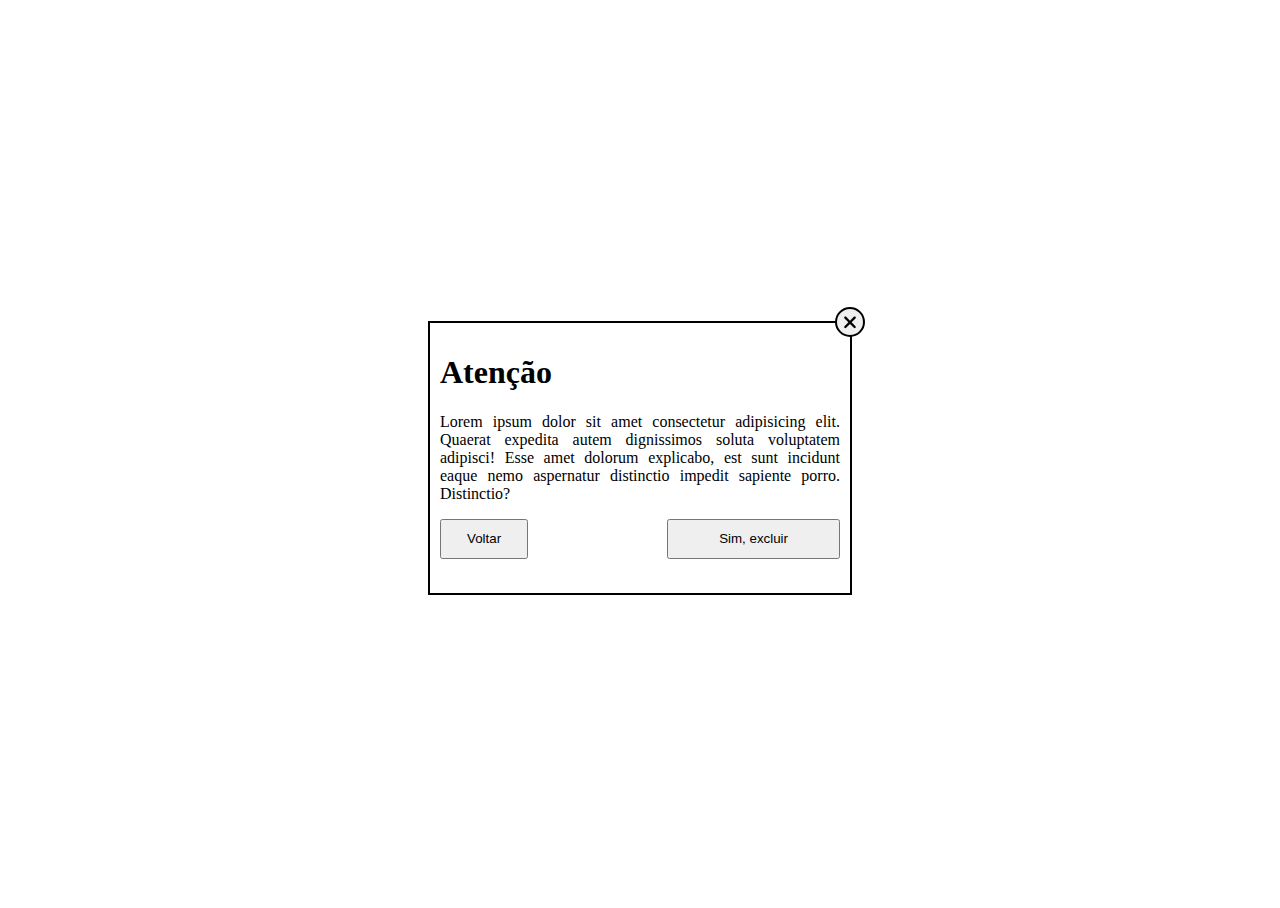
<file: Aviso de atenção/index.html>
<!DOCTYPE html>
<html lang="en">

<head>
    <meta charset="UTF-8">
    <meta http-equiv="X-UA-Compatible" content="IE=edge">
    <meta name="viewport" content="width=device-width, initial-scale=1.0">
    <link rel="stylesheet" href="styles.css">
    <title>Ex. 0.8.1</title>
</head>

<body>

    <div class="container">
        <button class="icone">

            <svg xmlns="http://www.w3.org/2000/svg"
                viewBox="0 0 384 512"><!--! Font Awesome Pro 6.4.0 by @fontawesome - https://fontawesome.com License - https://fontawesome.com/license (Commercial License) Copyright 2023 Fonticons, Inc. -->
                <path
                    d="M342.6 150.6c12.5-12.5 12.5-32.8 0-45.3s-32.8-12.5-45.3 0L192 210.7 86.6 105.4c-12.5-12.5-32.8-12.5-45.3 0s-12.5 32.8 0 45.3L146.7 256 41.4 361.4c-12.5 12.5-12.5 32.8 0 45.3s32.8 12.5 45.3 0L192 301.3 297.4 406.6c12.5 12.5 32.8 12.5 45.3 0s12.5-32.8 0-45.3L237.3 256 342.6 150.6z" />
            </svg>

        </button>
        <h1>Atenção</h1>
        <p>Lorem ipsum dolor sit amet consectetur adipisicing elit. Quaerat expedita autem dignissimos soluta voluptatem
            adipisci! Esse amet dolorum explicabo, est sunt incidunt eaque nemo aspernatur distinctio impedit sapiente
            porro. Distinctio?</p>

        <div class="button2">
            <button class="voltar">Voltar</button>
            <button class="excluir">Sim, excluir</button>
        </div>





    </div>


</body>

</html>
</file>
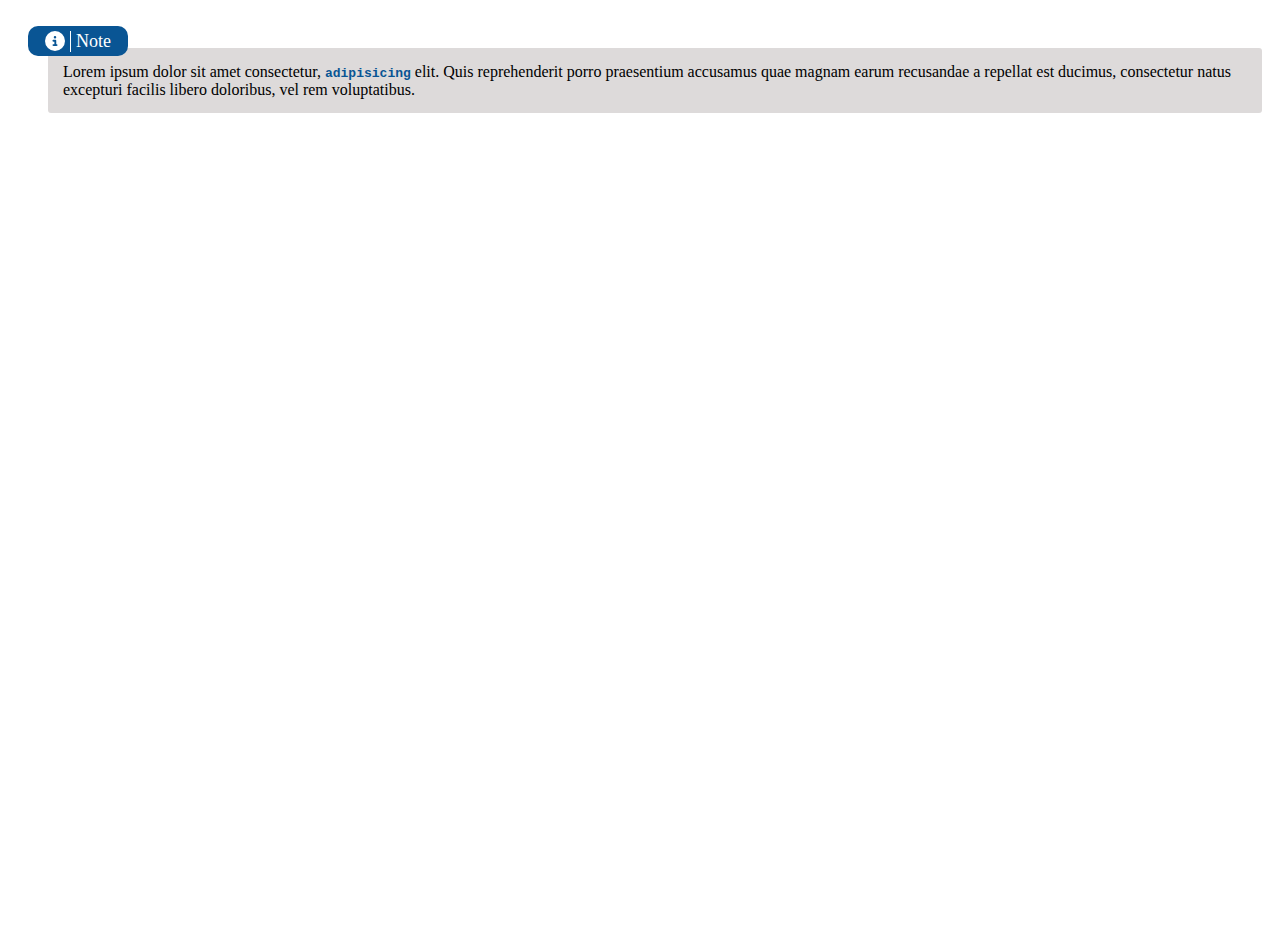
<file: Aviso informativo/index.html>
<!DOCTYPE html>
<html lang="en">

<head>
    <meta charset="UTF-8">
    <meta http-equiv="X-UA-Compatible" content="IE=edge">
    <meta name="viewport" content="width=device-width, initial-scale=1.0">
    <title>Document</title>
    <link rel="stylesheet" href="styles.css">
</head>

<body>

    <div class="texto">Lorem ipsum dolor sit amet consectetur, <code>adipisicing</code> elit. Quis reprehenderit porro praesentium
        accusamus quae magnam earum recusandae a repellat est ducimus, consectetur natus excepturi facilis libero
        doloribus, vel rem voluptatibus.



        <div class="info">
            <svg xmlns="http://www.w3.org/2000/svg"
                viewBox="0 0 512 512"><!--! Font Awesome Pro 6.4.0 by @fontawesome - https://fontawesome.com License - https://fontawesome.com/license (Commercial License) Copyright 2023 Fonticons, Inc. -->
                <path
                    d="M256 512A256 256 0 1 0 256 0a256 256 0 1 0 0 512zM216 336h24V272H216c-13.3 0-24-10.7-24-24s10.7-24 24-24h48c13.3 0 24 10.7 24 24v88h8c13.3 0 24 10.7 24 24s-10.7 24-24 24H216c-13.3 0-24-10.7-24-24s10.7-24 24-24zm40-208a32 32 0 1 1 0 64 32 32 0 1 1 0-64z" />
            </svg>

            <p>Note</p>

        </div>


    </div>








</body>

</html>
</file>
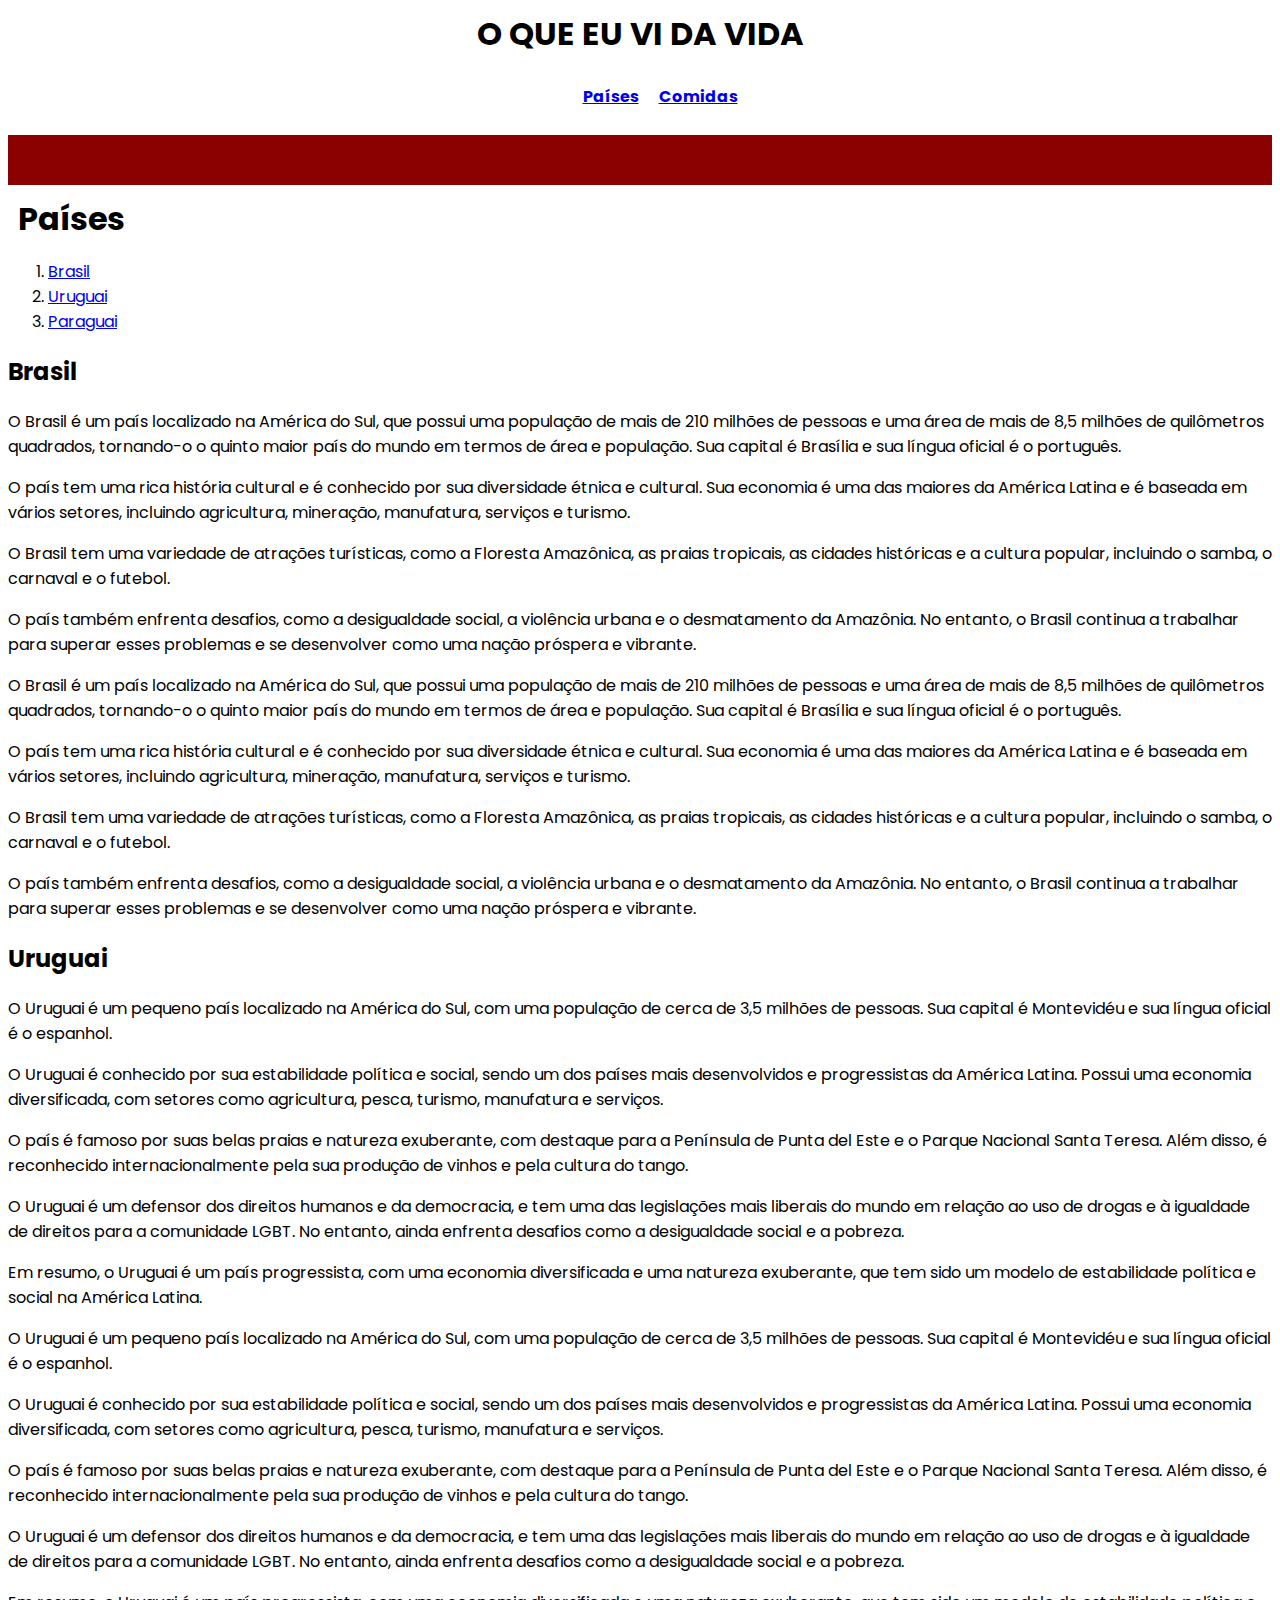
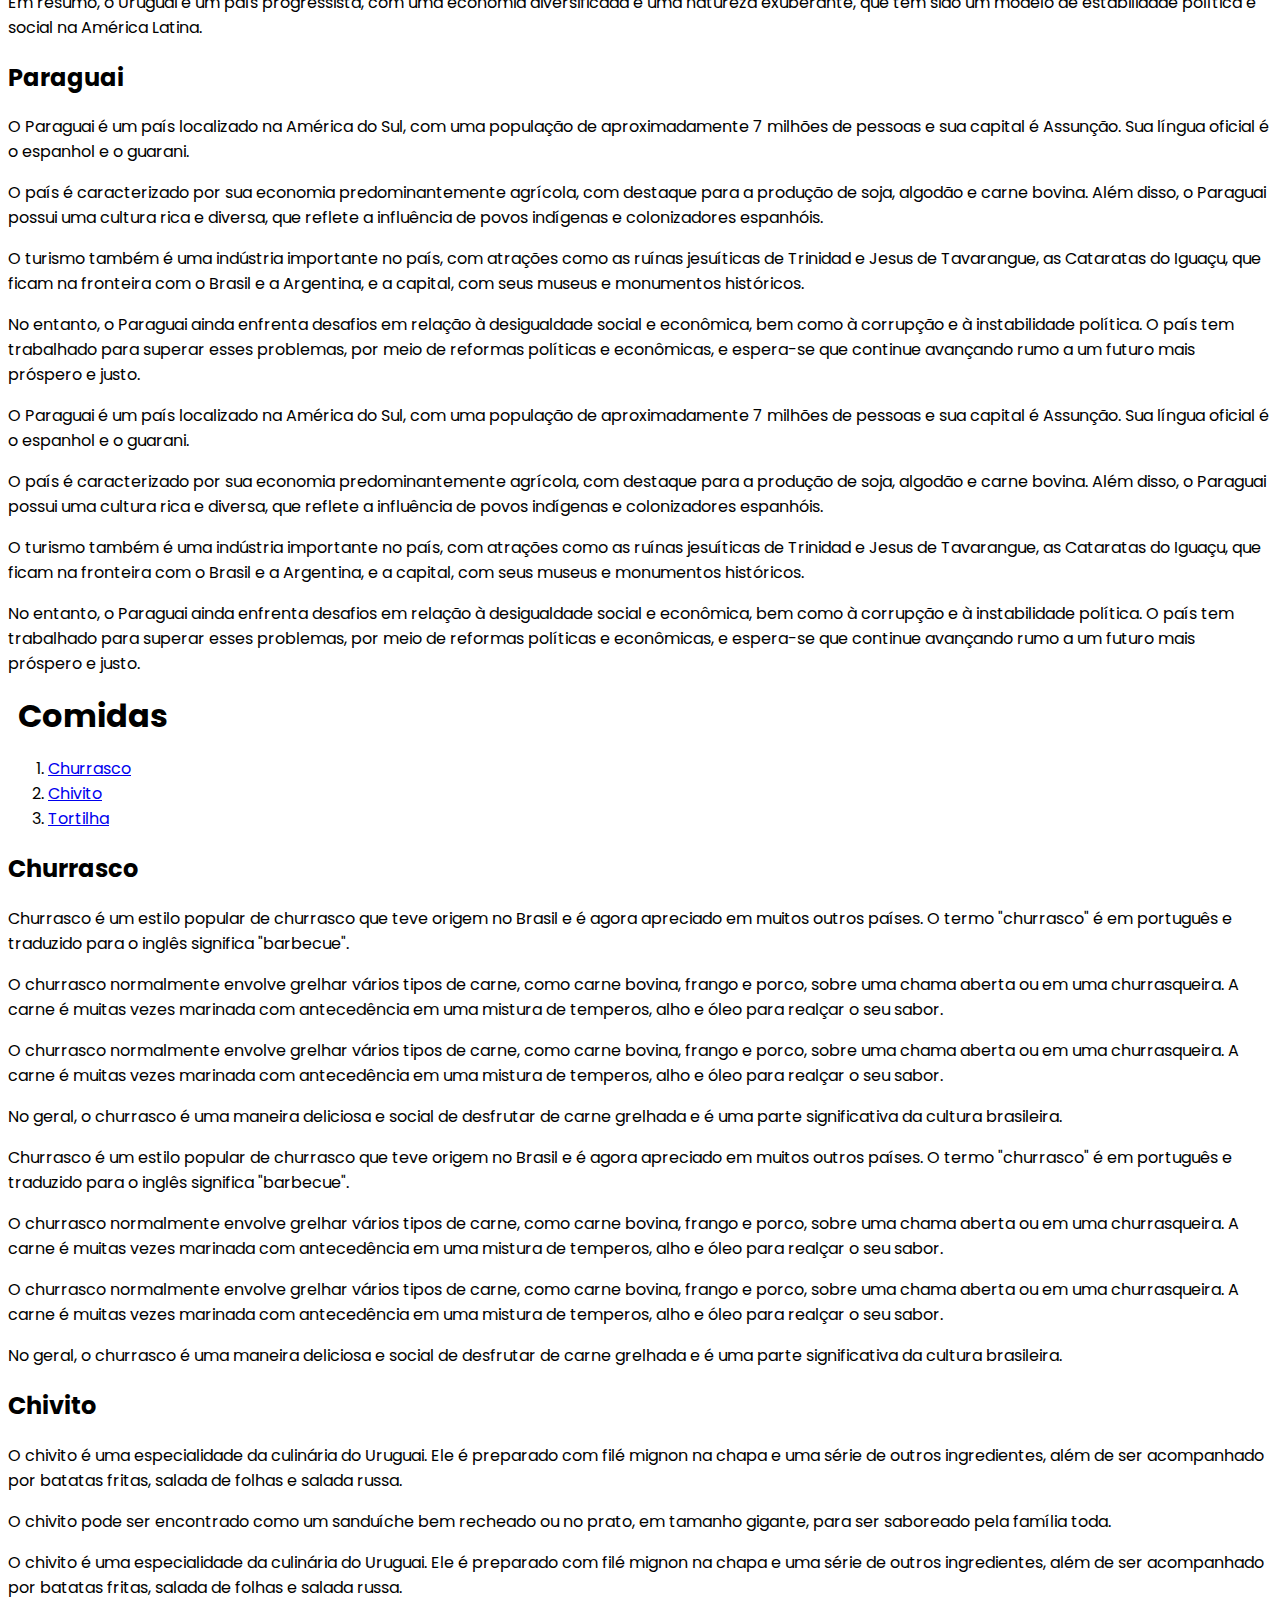
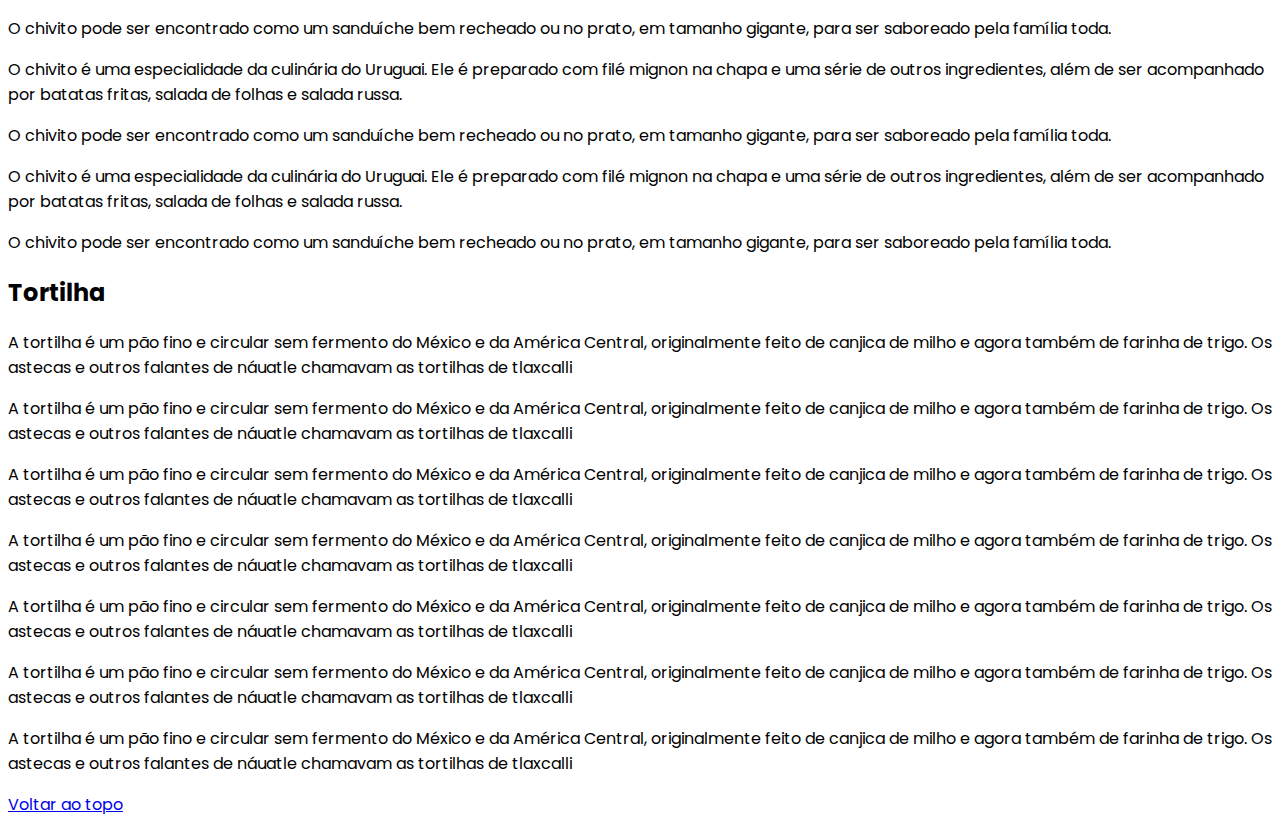
<file: Blog informativo/index.html>
<!DOCTYPE html>
<html lang="en">

<head>
    <link rel="stylesheet" href="styles.css">
    <meta charset="UTF-8">
    <meta http-equiv="X-UA-Compatible" content="IE=edge">
    <meta name="viewport" content="width=device-width, initial-scale=1.0">
    <title>O Que Eu Vi da Vida</title>
</head>

<body>

    <h1  id="topo"class="header">O QUE EU VI DA VIDA</h1>

    <ul class="menu">
        <li class="menu1"><a href="#paises">Países</a></li>
        <li class="menu1"><a href="#comidas">Comidas</a></li>
    </ul>

    <nav></nav>

    <h1 id="paises">Países</h1>

    <ol>
        <li><a href="#Brasil">Brasil</a></li>
        <li><a href="#Uruguai">Uruguai</a></li>
        <li><a href="#Paraguai">Paraguai</a></li>
    </ol>

    <h2 id="Brasil">Brasil</a></h2>
    <p>O Brasil é um país localizado na América do Sul, que possui uma população de mais de 210 milhões de pessoas e uma
        área de mais de 8,5 milhões de quilômetros quadrados, tornando-o o quinto maior país do mundo em termos de área
        e população. Sua capital é Brasília e sua língua oficial é o português.
    </p>
    O país tem uma rica história cultural e é conhecido por sua diversidade étnica e cultural. Sua economia é uma
    das maiores da América Latina e é baseada em vários setores, incluindo agricultura, mineração, manufatura,
    serviços e turismo.
    <p>
        O Brasil tem uma variedade de atrações turísticas, como a Floresta Amazônica, as praias tropicais, as cidades
        históricas e a cultura popular, incluindo o samba, o carnaval e o futebol.
    </p>
    O país também enfrenta desafios, como a desigualdade social, a violência urbana e o desmatamento da Amazônia. No
    entanto, o Brasil continua a trabalhar para superar esses problemas e se desenvolver como uma nação próspera e
    vibrante.
    </p>

    <p>O Brasil é um país localizado na América do Sul, que possui uma população de mais de 210 milhões de pessoas e uma
        área de mais de 8,5 milhões de quilômetros quadrados, tornando-o o quinto maior país do mundo em termos de área
        e população. Sua capital é Brasília e sua língua oficial é o português.
    </p>
    O país tem uma rica história cultural e é conhecido por sua diversidade étnica e cultural. Sua economia é uma
    das maiores da América Latina e é baseada em vários setores, incluindo agricultura, mineração, manufatura,
    serviços e turismo.
    <p>
        O Brasil tem uma variedade de atrações turísticas, como a Floresta Amazônica, as praias tropicais, as cidades
        históricas e a cultura popular, incluindo o samba, o carnaval e o futebol.
    </p>
    O país também enfrenta desafios, como a desigualdade social, a violência urbana e o desmatamento da Amazônia. No
    entanto, o Brasil continua a trabalhar para superar esses problemas e se desenvolver como uma nação próspera e
    vibrante.
    </p>



    <h2 id="Uruguai">Uruguai</h2>
    <p>O Uruguai é um pequeno país localizado na América do Sul, com uma população de cerca de 3,5 milhões de pessoas.
        Sua capital é Montevidéu e sua língua oficial é o espanhol. </p>
    <p>
        O Uruguai é conhecido por sua estabilidade política e social, sendo um dos países mais desenvolvidos e
        progressistas da América Latina. Possui uma economia diversificada, com setores como agricultura, pesca,
        turismo, manufatura e serviços.
    </p>
    O país é famoso por suas belas praias e natureza exuberante, com destaque para a Península de Punta del Este e o
    Parque Nacional Santa Teresa. Além disso, é reconhecido internacionalmente pela sua produção de vinhos e pela
    cultura do tango.
    <p>
        O Uruguai é um defensor dos direitos humanos e da democracia, e tem uma das legislações mais liberais do mundo
        em relação ao uso de drogas e à igualdade de direitos para a comunidade LGBT. No entanto, ainda enfrenta
        desafios como a desigualdade social e a pobreza.
    </p>

    <p>
        Em resumo, o Uruguai é um país progressista, com uma economia diversificada e uma natureza exuberante, que tem
        sido um modelo de estabilidade política e social na América Latina.
    </p>
    <p>O Uruguai é um pequeno país localizado na América do Sul, com uma população de cerca de 3,5 milhões de pessoas.
        Sua capital é Montevidéu e sua língua oficial é o espanhol. </p>
    <p>
        O Uruguai é conhecido por sua estabilidade política e social, sendo um dos países mais desenvolvidos e
        progressistas da América Latina. Possui uma economia diversificada, com setores como agricultura, pesca,
        turismo, manufatura e serviços.
    </p>
    O país é famoso por suas belas praias e natureza exuberante, com destaque para a Península de Punta del Este e o
    Parque Nacional Santa Teresa. Além disso, é reconhecido internacionalmente pela sua produção de vinhos e pela
    cultura do tango.
    <p>
        O Uruguai é um defensor dos direitos humanos e da democracia, e tem uma das legislações mais liberais do mundo
        em relação ao uso de drogas e à igualdade de direitos para a comunidade LGBT. No entanto, ainda enfrenta
        desafios como a desigualdade social e a pobreza.
    </p>

    <p>
        Em resumo, o Uruguai é um país progressista, com uma economia diversificada e uma natureza exuberante, que tem
        sido um modelo de estabilidade política e social na América Latina.
    </p>



    <h2 id="Paraguai">Paraguai</h2>
    <p>O Paraguai é um país localizado na América do Sul, com uma população de aproximadamente 7 milhões de pessoas e
        sua capital é Assunção. Sua língua oficial é o espanhol e o guarani.</p>

    <p>O país é caracterizado por sua economia predominantemente agrícola, com destaque para a produção de soja, algodão
        e carne bovina. Além disso, o Paraguai possui uma cultura rica e diversa, que reflete a influência de povos
        indígenas e colonizadores espanhóis.</p>

    <p>O turismo também é uma indústria importante no país, com atrações como as ruínas jesuíticas de Trinidad e Jesus
        de Tavarangue, as Cataratas do Iguaçu, que ficam na fronteira com o Brasil e a Argentina, e a capital, com seus
        museus e monumentos históricos.</p>
    <p>No entanto, o Paraguai ainda enfrenta desafios em relação à desigualdade social e econômica, bem como à corrupção
        e à instabilidade política. O país tem trabalhado para superar esses problemas, por meio de reformas políticas e
        econômicas, e espera-se que continue avançando rumo a um futuro mais próspero e justo.</p>

    <p>O Paraguai é um país localizado na América do Sul, com uma população de aproximadamente 7 milhões de pessoas e
        sua capital é Assunção. Sua língua oficial é o espanhol e o guarani.</p>

    <p>O país é caracterizado por sua economia predominantemente agrícola, com destaque para a produção de soja, algodão
        e carne bovina. Além disso, o Paraguai possui uma cultura rica e diversa, que reflete a influência de povos
        indígenas e colonizadores espanhóis.</p>

    <p>O turismo também é uma indústria importante no país, com atrações como as ruínas jesuíticas de Trinidad e Jesus
        de Tavarangue, as Cataratas do Iguaçu, que ficam na fronteira com o Brasil e a Argentina, e a capital, com seus
        museus e monumentos históricos.</p>
    <p>No entanto, o Paraguai ainda enfrenta desafios em relação à desigualdade social e econômica, bem como à corrupção
        e à instabilidade política. O país tem trabalhado para superar esses problemas, por meio de reformas políticas e
        econômicas, e espera-se que continue avançando rumo a um futuro mais próspero e justo.</p>




    <h1 id="comidas">Comidas</h1>
    <ol>
        <li><a href="#Churrasco">Churrasco</a></li>
        <li><a href="#Chivito">Chivito</a></li>
        <li><a href="#Tortilha">Tortilha</a></li>
    </ol>

    <h2 id="Churrasco">Churrasco</h2>
    <p>Churrasco é um estilo popular de churrasco que teve origem no Brasil e é agora apreciado em muitos outros países.
        O termo "churrasco" é em português e traduzido para o inglês significa "barbecue".</p>
    <p>O churrasco normalmente envolve grelhar vários tipos de carne, como carne bovina, frango e porco, sobre uma chama
        aberta ou em uma churrasqueira. A carne é muitas vezes marinada com antecedência em uma mistura de temperos,
        alho e óleo para realçar o seu sabor.</p>

    <p>O churrasco normalmente envolve grelhar vários tipos de carne, como carne bovina, frango e porco, sobre uma chama
        aberta ou em uma churrasqueira. A carne é muitas vezes marinada com antecedência em uma mistura de temperos,
        alho e óleo para realçar o seu sabor.</p>
    <p>No geral, o churrasco é uma maneira deliciosa e social de desfrutar de carne grelhada e é uma parte significativa
        da cultura brasileira.</p>
    <p>Churrasco é um estilo popular de churrasco que teve origem no Brasil e é agora apreciado em muitos outros países.
        O termo "churrasco" é em português e traduzido para o inglês significa "barbecue".</p>
    <p>O churrasco normalmente envolve grelhar vários tipos de carne, como carne bovina, frango e porco, sobre uma chama
        aberta ou em uma churrasqueira. A carne é muitas vezes marinada com antecedência em uma mistura de temperos,
        alho e óleo para realçar o seu sabor.</p>

    <p>O churrasco normalmente envolve grelhar vários tipos de carne, como carne bovina, frango e porco, sobre uma chama
        aberta ou em uma churrasqueira. A carne é muitas vezes marinada com antecedência em uma mistura de temperos,
        alho e óleo para realçar o seu sabor.</p>
    <p>No geral, o churrasco é uma maneira deliciosa e social de desfrutar de carne grelhada e é uma parte significativa
        da cultura brasileira.</p>

    <h2 id="Chivito">Chivito</h2>
    <p>O chivito é uma especialidade da culinária do Uruguai. Ele é preparado com filé mignon na chapa e uma série de
        outros ingredientes, além de ser acompanhado por batatas fritas, salada de folhas e salada russa.</p>
    <p>O chivito pode ser encontrado como um sanduíche bem recheado ou no prato, em tamanho gigante, para ser saboreado
        pela família toda.</p>
    <p>O chivito é uma especialidade da culinária do Uruguai. Ele é preparado com filé mignon na chapa e uma série de
        outros ingredientes, além de ser acompanhado por batatas fritas, salada de folhas e salada russa.</p>
    <p>O chivito pode ser encontrado como um sanduíche bem recheado ou no prato, em tamanho gigante, para ser saboreado
        pela família toda.</p>
    <p>O chivito é uma especialidade da culinária do Uruguai. Ele é preparado com filé mignon na chapa e uma série de
        outros ingredientes, além de ser acompanhado por batatas fritas, salada de folhas e salada russa.</p>
    <p>O chivito pode ser encontrado como um sanduíche bem recheado ou no prato, em tamanho gigante, para ser saboreado
        pela família toda.</p>
    <p>O chivito é uma especialidade da culinária do Uruguai. Ele é preparado com filé mignon na chapa e uma série de
        outros ingredientes, além de ser acompanhado por batatas fritas, salada de folhas e salada russa.</p>
    <p>O chivito pode ser encontrado como um sanduíche bem recheado ou no prato, em tamanho gigante, para ser saboreado
        pela família toda.</p>

    <h2 id="Tortilha">Tortilha</h2>

    <p>A tortilha é um pão fino e circular sem fermento do México e da América Central, originalmente feito de canjica
        de milho e agora também de farinha de trigo. Os astecas e outros falantes de náuatle chamavam as tortilhas de
        tlaxcalli</p>

    <p>A tortilha é um pão fino e circular sem fermento do México e da América Central, originalmente feito de canjica
        de milho e agora também de farinha de trigo. Os astecas e outros falantes de náuatle chamavam as tortilhas de
        tlaxcalli</p>

    <p>A tortilha é um pão fino e circular sem fermento do México e da América Central, originalmente feito de canjica
        de milho e agora também de farinha de trigo. Os astecas e outros falantes de náuatle chamavam as tortilhas de
        tlaxcalli</p>

    <p>A tortilha é um pão fino e circular sem fermento do México e da América Central, originalmente feito de canjica
        de milho e agora também de farinha de trigo. Os astecas e outros falantes de náuatle chamavam as tortilhas de
        tlaxcalli</p>

    <p>A tortilha é um pão fino e circular sem fermento do México e da América Central, originalmente feito de canjica
        de milho e agora também de farinha de trigo. Os astecas e outros falantes de náuatle chamavam as tortilhas de
        tlaxcalli</p>

    <p>A tortilha é um pão fino e circular sem fermento do México e da América Central, originalmente feito de canjica
        de milho e agora também de farinha de trigo. Os astecas e outros falantes de náuatle chamavam as tortilhas de
        tlaxcalli</p>
    <p>A tortilha é um pão fino e circular sem fermento do México e da América Central, originalmente feito de canjica
        de milho e agora também de farinha de trigo. Os astecas e outros falantes de náuatle chamavam as tortilhas de
        tlaxcalli</p>


        <p><a href="#topo">Voltar ao topo</a></p>


</body>

</html>
</file>
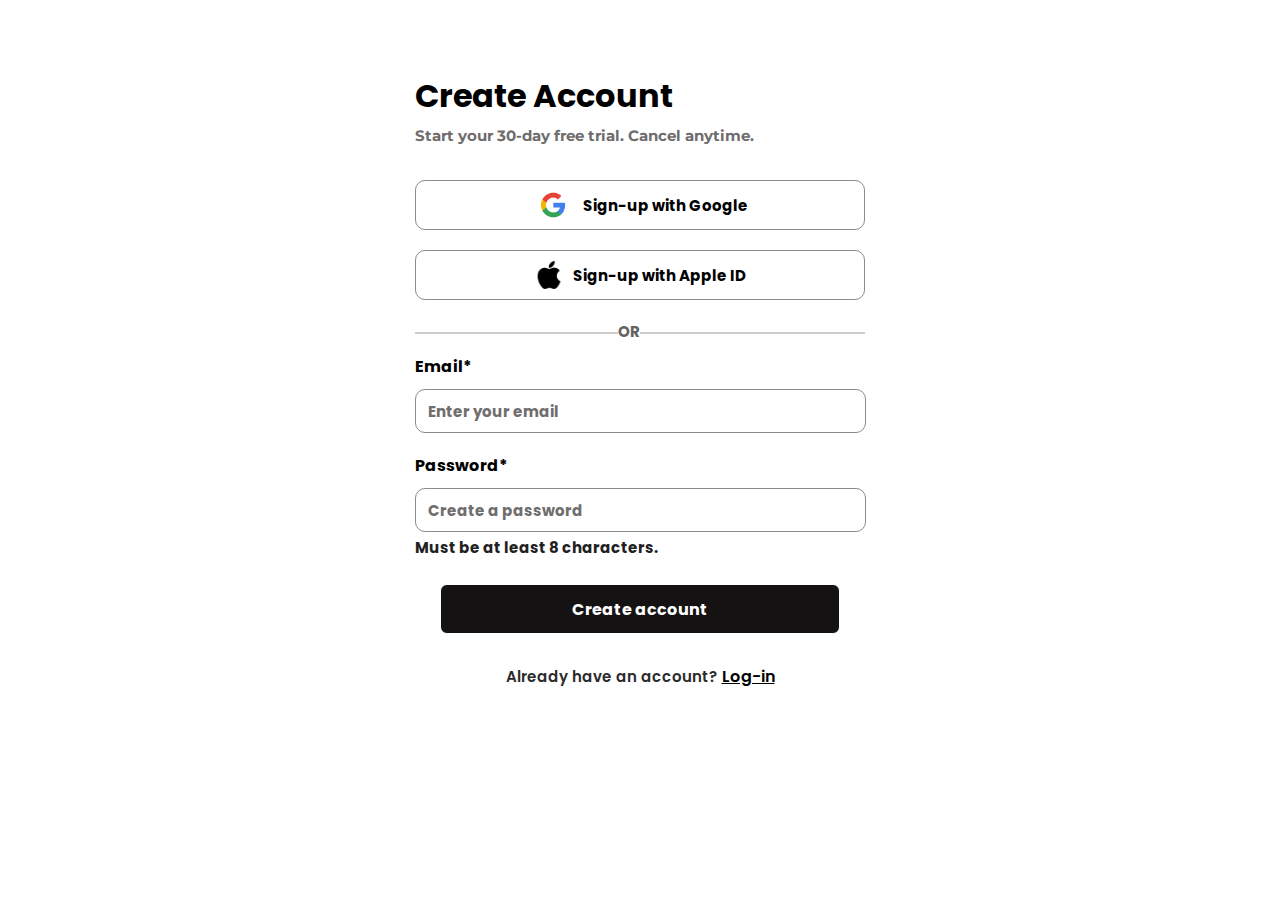
<file: Criar conta Layout/index.html>
<!DOCTYPE html>
<html lang="en">

<head>
    <meta charset="UTF-8">
    <meta name="viewport" content="width=device-width, initial-scale=1.0">
    <link rel="stylesheet" href="styles.css">
    <title>Ex 10.0.2</title>
</head>

<body>

    <div class="container">

        <header>
            <h1 class="Account">Create Account</h1>
            <p class="start">Start your 30-day free trial. Cancel anytime.</p>
        </header>

        <div class="sign-up">

            <button class="botao-sign-up">
                <img class="img-google" src="google.png" alt="google-icon">
                <p class="texto-google">Sign-up with Google</p>
            </button>

            <button class="botao-sign-up">
                <img class="img-apple" src="apple.png" alt="apple-icon">
                <p class="texto-apple">Sign-up with Apple ID</p>
            </button>
        </div>

        <div class="divisoria">

            <p class="or">OR</p>
            <hr>

        </div>

        <div class="container-login">

            <div class="email">
                <label for="email">Email*</label>
                <input type="email" placeholder="Enter your email">
            </div>

            <div class="senha">
                <label for="senha">Password*</label>
                <input type="password" placeholder="Create a password">
                <p class="aviso">Must be at least 8 characters.</p>
            </div>
            
        </div>
        
        <div class="div-botao-create-account">
        <button class="botao-create-account">
            <p>Create account</p>
        </button>    
    </div>

    <p class="texto-final">Already have an account? <span>Log-in</span></p>










    </div>

</body>

</html>
</file>
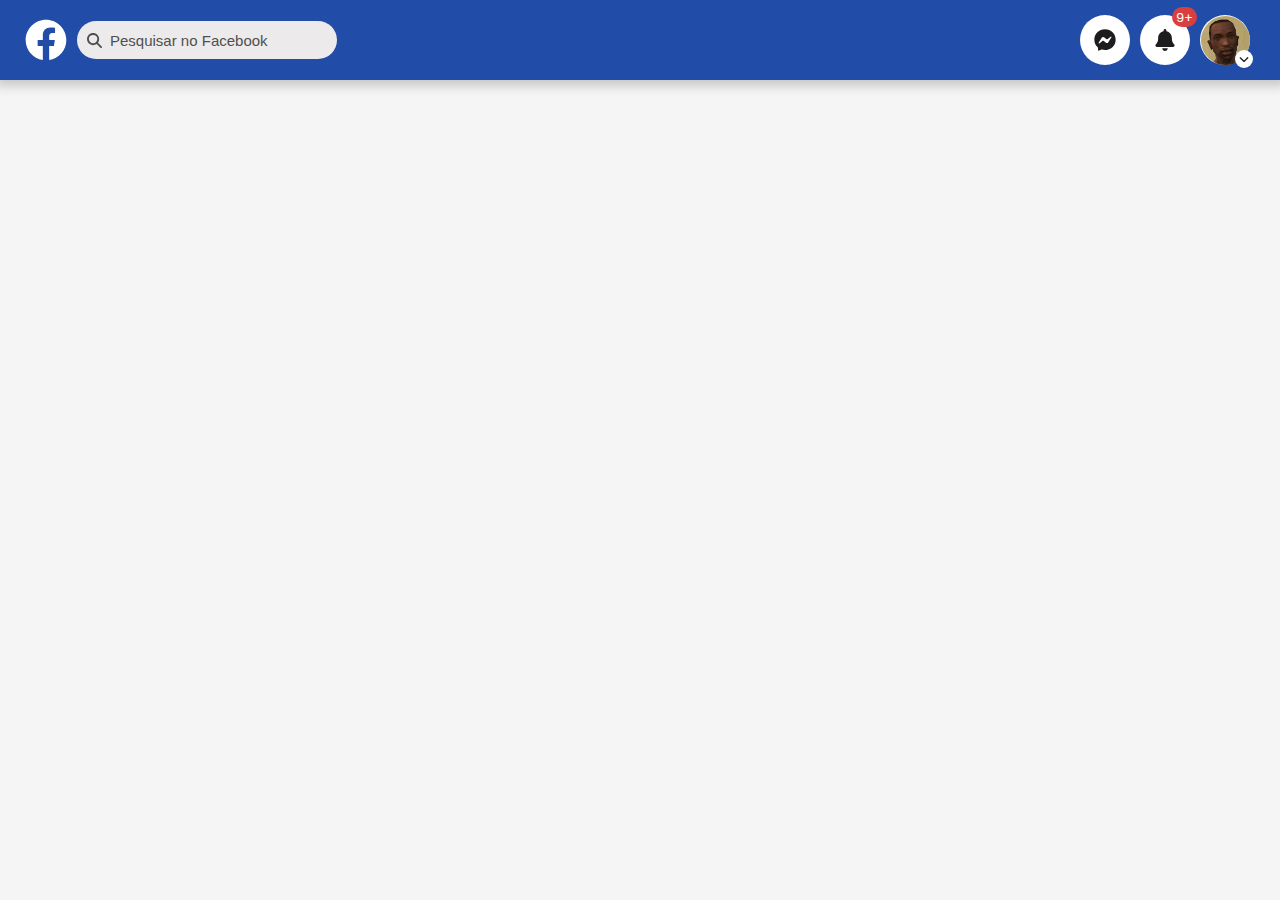
<file: Facebook NavBar Layout/index.html>
<!DOCTYPE html>
<html lang="en">

<head>
    <meta charset="UTF-8">
    <meta http-equiv="X-UA-Compatible" content="IE=edge">
    <meta name="viewport" content="width=device-width, initial-scale=1.0">
    <link rel="stylesheet" href="styles.css">
    <title>Ex 0.8.3</title>
</head>

<body>

    <header>


        <div class="container">

            <div class="esquerda">
                <svg class="facebook" xmlns="http://www.w3.org/2000/svg" height="1em"
                    viewBox="0 0 512 512"><!--! Font Awesome Free 6.4.0 by @fontawesome - https://fontawesome.com License - https://fontawesome.com/license (Commercial License) Copyright 2023 Fonticons, Inc. -->
                    <path
                        d="M504 256C504 119 393 8 256 8S8 119 8 256c0 123.78 90.69 226.38 209.25 245V327.69h-63V256h63v-54.64c0-62.15 37-96.48 93.67-96.48 27.14 0 55.52 4.84 55.52 4.84v61h-31.28c-30.8 0-40.41 19.12-40.41 38.73V256h68.78l-11 71.69h-57.78V501C413.31 482.38 504 379.78 504 256z" />
                </svg>

                <div class="lupa">

                    <svg class="lupa2" xmlns="http://www.w3.org/2000/svg" height="1em"
                        viewBox="0 0 512 512"><!--! Font Awesome Free 6.4.0 by @fontawesome - https://fontawesome.com License - https://fontawesome.com/license (Commercial License) Copyright 2023 Fonticons, Inc. -->
                        <path
                            d="M416 208c0 45.9-14.9 88.3-40 122.7L502.6 457.4c12.5 12.5 12.5 32.8 0 45.3s-32.8 12.5-45.3 0L330.7 376c-34.4 25.2-76.8 40-122.7 40C93.1 416 0 322.9 0 208S93.1 0 208 0S416 93.1 416 208zM208 352a144 144 0 1 0 0-288 144 144 0 1 0 0 288z" />
                    </svg>
                    <p class="texto">Pesquisar no Facebook</p>
                </div>

            </div>


            <div class="botoes">

                <div class="messenger">


                    <svg xmlns="http://www.w3.org/2000/svg"
                        viewBox="0 0 512 512"><!--! Font Awesome Pro 6.4.0 by @fontawesome - https://fontawesome.com License - https://fontawesome.com/license (Commercial License) Copyright 2023 Fonticons, Inc. -->
                        <path
                            d="M256.55 8C116.52 8 8 110.34 8 248.57c0 72.3 29.71 134.78 78.07 177.94 8.35 7.51 6.63 11.86 8.05 58.23A19.92 19.92 0 0 0 122 502.31c52.91-23.3 53.59-25.14 62.56-22.7C337.85 521.8 504 423.7 504 248.57 504 110.34 396.59 8 256.55 8zm149.24 185.13l-73 115.57a37.37 37.37 0 0 1-53.91 9.93l-58.08-43.47a15 15 0 0 0-18 0l-78.37 59.44c-10.46 7.93-24.16-4.6-17.11-15.67l73-115.57a37.36 37.36 0 0 1 53.91-9.93l58.06 43.46a15 15 0 0 0 18 0l78.41-59.38c10.44-7.98 24.14 4.54 17.09 15.62z" />
                    </svg>
                </div>


                <div class="sino">

                    <svg xmlns="http://www.w3.org/2000/svg"
                        viewBox="0 0 448 512"><!--! Font Awesome Pro 6.4.0 by @fontawesome - https://fontawesome.com License - https://fontawesome.com/license (Commercial License) Copyright 2023 Fonticons, Inc. -->
                        <path
                            d="M224 0c-17.7 0-32 14.3-32 32V51.2C119 66 64 130.6 64 208v18.8c0 47-17.3 92.4-48.5 127.6l-7.4 8.3c-8.4 9.4-10.4 22.9-5.3 34.4S19.4 416 32 416H416c12.6 0 24-7.4 29.2-18.9s3.1-25-5.3-34.4l-7.4-8.3C401.3 319.2 384 273.9 384 226.8V208c0-77.4-55-142-128-156.8V32c0-17.7-14.3-32-32-32zm45.3 493.3c12-12 18.7-28.3 18.7-45.3H224 160c0 17 6.7 33.3 18.7 45.3s28.3 18.7 45.3 18.7s33.3-6.7 45.3-18.7z" />
                    </svg>

                    <div class="notificacao">9+</div>

                </div>


                <div class="imagem">

                    <img src="cj.jpg" alt="">

                    <div class="flecha">

                        <svg class="ultimo" xmlns="http://www.w3.org/2000/svg"
                            viewBox="0 0 512 512"><!--! Font Awesome Pro 6.4.0 by @fontawesome - https://fontawesome.com License - https://fontawesome.com/license (Commercial License) Copyright 2023 Fonticons, Inc. -->
                            <path
                                d="M233.4 406.6c12.5 12.5 32.8 12.5 45.3 0l192-192c12.5-12.5 12.5-32.8 0-45.3s-32.8-12.5-45.3 0L256 338.7 86.6 169.4c-12.5-12.5-32.8-12.5-45.3 0s-12.5 32.8 0 45.3l192 192z" />
                        </svg>

                    </div>

                </div>

            </div>








        </div>

    </header>
</body>

</html>
</file>
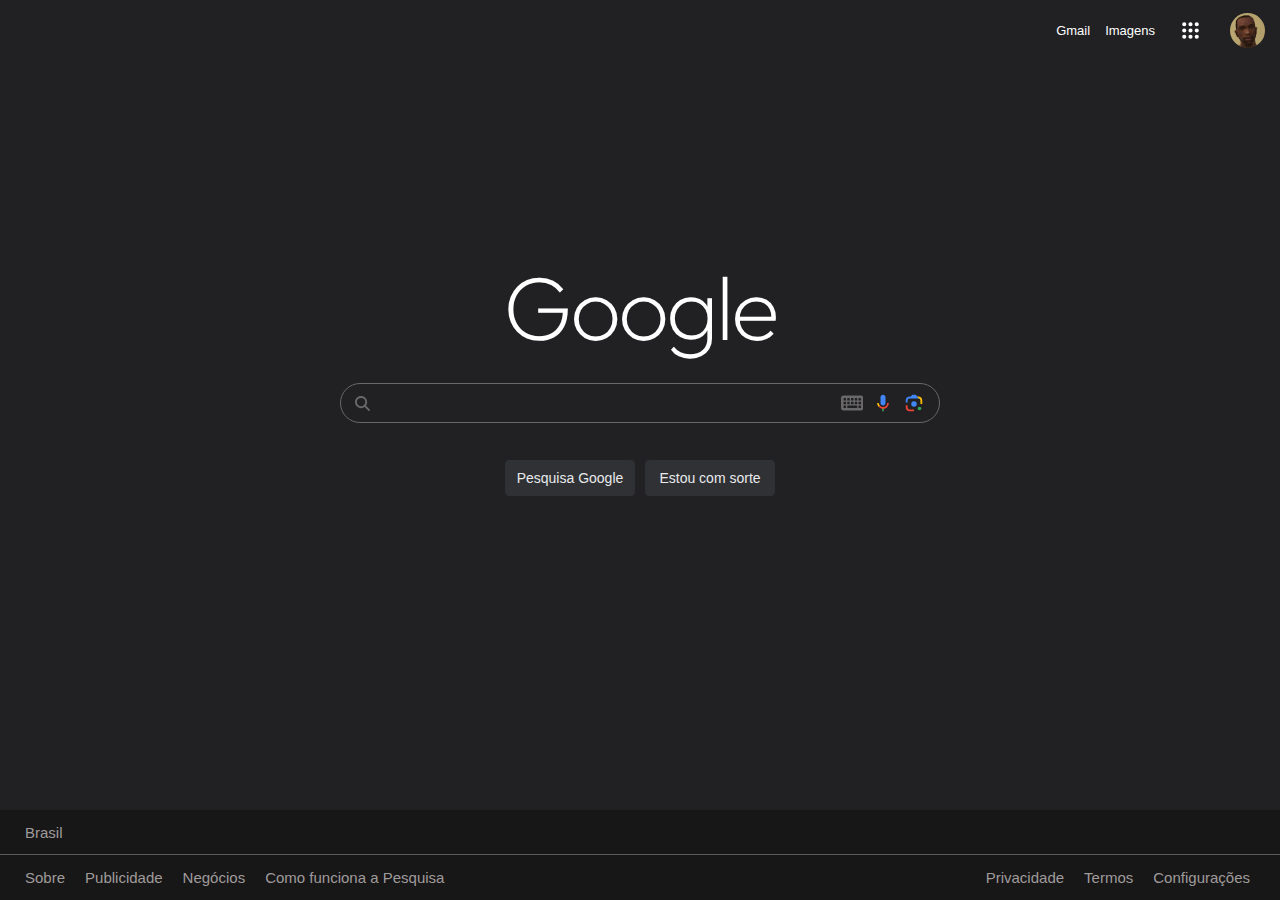
<file: Google Clone/index.html>
<!DOCTYPE html>
<html lang="en">

<head>
    <meta charset="UTF-8">
    <meta name="viewport" content="width=device-width, initial-scale=1.0">
    <title>ex 10.0.1</title>
    <link rel="icon" type="image/png" href="https://imagepng.org/wp-content/uploads/2019/08/google-icon.png" />
    <link rel="stylesheet" href="styles.css">
    <link rel="stylesheet" href="reset.css">
</head>

<body>

    <header>



        <p class="texto-header">Gmail</p>
        <p class="texto-header">Imagens</p>
        <div class="icone-apps">
            <svg class="apps" width="25px" height="25px" viewBox="0 0 24 24" xmlns="http://www.w3.org/2000/svg"
                aria-labelledby="appsIconTitle" stroke="#fff" stroke-width="2" stroke-linecap="round"
                stroke-linejoin="round" fill="#fff" color="#fff">
                <title id="appsIconTitle">Apps drawer</title>
                <circle cx="6" cy="6" r="1" />
                <circle cx="12" cy="6" r="1" />
                <circle cx="18" cy="6" r="1" />
                <circle cx="6" cy="12" r="1" />
                <circle cx="12" cy="12" r="1" />
                <circle cx="18" cy="12" r="1" />
                <circle cx="6" cy="18" r="1" />
                <circle cx="12" cy="18" r="1" />
                <circle cx="18" cy="18" r="1" />
            </svg>
        </div>
        <div class="foto-de-perfil">
            <img class="cj-foto" src="cj.jpg" alt="foto-perfil">
        </div>

    </header>


    <div class="container">



        <div class="campo-de-pesquisa">

            <h1 class="google">Google</h1>

            <input type="text">



            <svg class="lupa" xmlns="http://www.w3.org/2000/svg" height="1em"
                viewBox="0 0 512 512"><!--! Font Awesome Free 6.4.0 by @fontawesome - https://fontawesome.com License - https://fontawesome.com/license (Commercial License) Copyright 2023 Fonticons, Inc. -->
                <path
                    d="M416 208c0 45.9-14.9 88.3-40 122.7L502.6 457.4c12.5 12.5 12.5 32.8 0 45.3s-32.8 12.5-45.3 0L330.7 376c-34.4 25.2-76.8 40-122.7 40C93.1 416 0 322.9 0 208S93.1 0 208 0S416 93.1 416 208zM208 352a144 144 0 1 0 0-288 144 144 0 1 0 0 288z" />
            </svg>

            <div class="botoes-direita">

                <svg class="teclado" xmlns="http://www.w3.org/2000/svg" height="1em"
                    viewBox="0 0 576 512"><!--! Font Awesome Free 6.4.0 by @fontawesome - https://fontawesome.com License - https://fontawesome.com/license (Commercial License) Copyright 2023 Fonticons, Inc. -->
                    <path
                        d="M64 64C28.7 64 0 92.7 0 128V384c0 35.3 28.7 64 64 64H512c35.3 0 64-28.7 64-64V128c0-35.3-28.7-64-64-64H64zm16 64h32c8.8 0 16 7.2 16 16v32c0 8.8-7.2 16-16 16H80c-8.8 0-16-7.2-16-16V144c0-8.8 7.2-16 16-16zM64 240c0-8.8 7.2-16 16-16h32c8.8 0 16 7.2 16 16v32c0 8.8-7.2 16-16 16H80c-8.8 0-16-7.2-16-16V240zm16 80h32c8.8 0 16 7.2 16 16v32c0 8.8-7.2 16-16 16H80c-8.8 0-16-7.2-16-16V336c0-8.8 7.2-16 16-16zm80-176c0-8.8 7.2-16 16-16h32c8.8 0 16 7.2 16 16v32c0 8.8-7.2 16-16 16H176c-8.8 0-16-7.2-16-16V144zm16 80h32c8.8 0 16 7.2 16 16v32c0 8.8-7.2 16-16 16H176c-8.8 0-16-7.2-16-16V240c0-8.8 7.2-16 16-16zM160 336c0-8.8 7.2-16 16-16H400c8.8 0 16 7.2 16 16v32c0 8.8-7.2 16-16 16H176c-8.8 0-16-7.2-16-16V336zM272 128h32c8.8 0 16 7.2 16 16v32c0 8.8-7.2 16-16 16H272c-8.8 0-16-7.2-16-16V144c0-8.8 7.2-16 16-16zM256 240c0-8.8 7.2-16 16-16h32c8.8 0 16 7.2 16 16v32c0 8.8-7.2 16-16 16H272c-8.8 0-16-7.2-16-16V240zM368 128h32c8.8 0 16 7.2 16 16v32c0 8.8-7.2 16-16 16H368c-8.8 0-16-7.2-16-16V144c0-8.8 7.2-16 16-16zM352 240c0-8.8 7.2-16 16-16h32c8.8 0 16 7.2 16 16v32c0 8.8-7.2 16-16 16H368c-8.8 0-16-7.2-16-16V240zM464 128h32c8.8 0 16 7.2 16 16v32c0 8.8-7.2 16-16 16H464c-8.8 0-16-7.2-16-16V144c0-8.8 7.2-16 16-16zM448 240c0-8.8 7.2-16 16-16h32c8.8 0 16 7.2 16 16v32c0 8.8-7.2 16-16 16H464c-8.8 0-16-7.2-16-16V240zm16 80h32c8.8 0 16 7.2 16 16v32c0 8.8-7.2 16-16 16H464c-8.8 0-16-7.2-16-16V336c0-8.8 7.2-16 16-16z" />
                </svg>

                <svg class="microfone" focusable="false" viewBox="0 0 24 24" xmlns="http://www.w3.org/2000/svg">
                    <path fill="#4285f4"
                        d="m12 15c1.66 0 3-1.31 3-2.97v-7.02c0-1.66-1.34-3.01-3-3.01s-3 1.34-3 3.01v7.02c0 1.66 1.34 2.97 3 2.97z">
                    </path>
                    <path fill="#34a853" d="m11 18.08h2v3.92h-2z"></path>
                    <path fill="#fbbc04"
                        d="m7.05 16.87c-1.27-1.33-2.05-2.83-2.05-4.87h2c0 1.45 0.56 2.42 1.47 3.38v0.32l-1.15 1.18z">
                    </path>
                    <path fill="#ea4335"
                        d="m12 16.93a4.97 5.25 0 0 1 -3.54 -1.55l-1.41 1.49c1.26 1.34 3.02 2.13 4.95 2.13 3.87 0 6.99-2.92 6.99-7h-1.99c0 2.92-2.24 4.93-5 4.93z">
                    </path>
                </svg>

                <svg class="camera" focusable="false" viewBox="0 0 192 192" xmlns="http://www.w3.org/2000/svg">
                    <rect fill="none" height="0px" width="0px"></rect>
                    <g>
                        <circle fill="#34a853" cx="144.07" cy="144" r="16"></circle>
                        <circle fill="#4285f4" cx="96.07" cy="104" r="24"></circle>
                        <path fill="#ea4335"
                            d="M24,135.2c0,18.11,14.69,32.8,32.8,32.8H96v-16l-40.1-0.1c-8.8,0-15.9-8.19-15.9-17.9v-18H24V135.2z">
                        </path>
                        <path fill="#fbbc04"
                            d="M168,72.8c0-18.11-14.69-32.8-32.8-32.8H116l20,16c8.8,0,16,8.29,16,18v30h16V72.8z"></path>
                        <path fill="#4285f4"
                            d="M112,24l-32,0L68,40H56.8C38.69,40,24,54.69,24,72.8V92h16V74c0-9.71,7.2-18,16-18h80L112,24z">
                        </path>
                    </g>
                </svg>

            </div>

            <div class="botoes">

                <button class="pesquisa">
                    <p>Pesquisa Google</p>
                </button>

                <button class="sorte">
                    <p>Estou com sorte</p>
                </button>

            </div>




        </div>


    </div>


    <footer>

        <div class="rodape-1">
            <p class="texto-brasil">Brasil</p>
        </div>

        <div class="rodape-2">

            <div class="texto-esquerda">
                <p class="texto-rodape">Sobre</p>
                <p class="texto-rodape">Publicidade</p>
                <p class="texto-rodape">Negócios</p>
                <p class="texto-rodape">Como funciona a Pesquisa</p>
            </div>

            <div class="texto-direita">
                <p class="texto-rodape">Privacidade</p>
                <p class="texto-rodape">Termos</p>
                <p class="texto-rodape">Configurações</p>
            </div>

        </div>

    </footer>



</body>

</html>
</file>
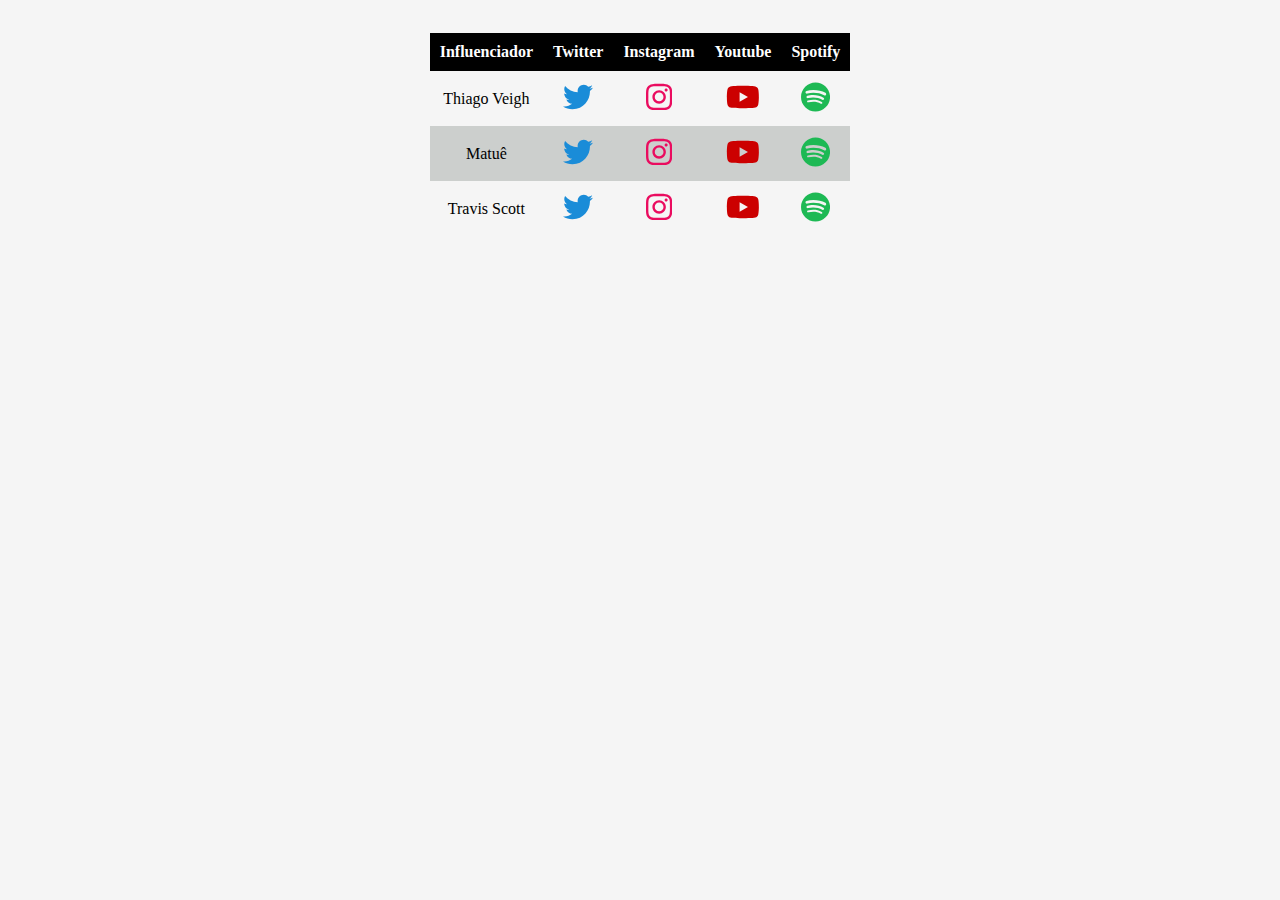
<file: Página Influenciadores/index.html>
<!DOCTYPE html>
<html lang="en">

<head>
    <meta charset="UTF-8">
    <meta http-equiv="X-UA-Compatible" content="IE=edge">
    <meta name="viewport" content="width=device-width, initial-scale=1.0">
    <title>Tabela</title>
    <link rel="stylesheet" href="styles.css">
</head>

<body>

    <table>
        <tr>
            <th>Influenciador</th>
            <th class="ThTwitter">Twitter</th>
            <th class="ThInstagram">Instagram</th>
            <th class="ThYoutube">Youtube</th>
            <th class="ThSpotify">Spotify</th>

        </tr>

        <tr>
            <td><a href="https://portalpopmais.com.br/artistas/biografia-veigh/">Thiago Veigh</a></td>
            <td><a href="https://twitter.com/thiagoveigh"><button><svg class="twitter"
                            xmlns="http://www.w3.org/2000/svg"
                            viewBox="0 0 512 512"><!--! Font Awesome Pro 6.4.0 by @fontawesome - https://fontawesome.com License - https://fontawesome.com/license (Commercial License) Copyright 2023 Fonticons, Inc. -->
                            <path
                                d="M459.37 151.716c.325 4.548.325 9.097.325 13.645 0 138.72-105.583 298.558-298.558 298.558-59.452 0-114.68-17.219-161.137-47.106 8.447.974 16.568 1.299 25.34 1.299 49.055 0 94.213-16.568 130.274-44.832-46.132-.975-84.792-31.188-98.112-72.772 6.498.974 12.995 1.624 19.818 1.624 9.421 0 18.843-1.3 27.614-3.573-48.081-9.747-84.143-51.98-84.143-102.985v-1.299c13.969 7.797 30.214 12.67 47.431 13.319-28.264-18.843-46.781-51.005-46.781-87.391 0-19.492 5.197-37.36 14.294-52.954 51.655 63.675 129.3 105.258 216.365 109.807-1.624-7.797-2.599-15.918-2.599-24.04 0-57.828 46.782-104.934 104.934-104.934 30.213 0 57.502 12.67 76.67 33.137 23.715-4.548 46.456-13.32 66.599-25.34-7.798 24.366-24.366 44.833-46.132 57.827 21.117-2.273 41.584-8.122 60.426-16.243-14.292 20.791-32.161 39.308-52.628 54.253z" />
                        </svg></button></a></td>
            <td><a href="https://www.instagram.com/thiagoveigh7/"><button><svg class="instagram"
                            xmlns="http://www.w3.org/2000/svg"
                            viewBox="0 0 448 512"><!--! Font Awesome Pro 6.4.0 by @fontawesome - https://fontawesome.com License - https://fontawesome.com/license (Commercial License) Copyright 2023 Fonticons, Inc. -->
                            <path
                                d="M224.1 141c-63.6 0-114.9 51.3-114.9 114.9s51.3 114.9 114.9 114.9S339 319.5 339 255.9 287.7 141 224.1 141zm0 189.6c-41.1 0-74.7-33.5-74.7-74.7s33.5-74.7 74.7-74.7 74.7 33.5 74.7 74.7-33.6 74.7-74.7 74.7zm146.4-194.3c0 14.9-12 26.8-26.8 26.8-14.9 0-26.8-12-26.8-26.8s12-26.8 26.8-26.8 26.8 12 26.8 26.8zm76.1 27.2c-1.7-35.9-9.9-67.7-36.2-93.9-26.2-26.2-58-34.4-93.9-36.2-37-2.1-147.9-2.1-184.9 0-35.8 1.7-67.6 9.9-93.9 36.1s-34.4 58-36.2 93.9c-2.1 37-2.1 147.9 0 184.9 1.7 35.9 9.9 67.7 36.2 93.9s58 34.4 93.9 36.2c37 2.1 147.9 2.1 184.9 0 35.9-1.7 67.7-9.9 93.9-36.2 26.2-26.2 34.4-58 36.2-93.9 2.1-37 2.1-147.8 0-184.8zM398.8 388c-7.8 19.6-22.9 34.7-42.6 42.6-29.5 11.7-99.5 9-132.1 9s-102.7 2.6-132.1-9c-19.6-7.8-34.7-22.9-42.6-42.6-11.7-29.5-9-99.5-9-132.1s-2.6-102.7 9-132.1c7.8-19.6 22.9-34.7 42.6-42.6 29.5-11.7 99.5-9 132.1-9s102.7-2.6 132.1 9c19.6 7.8 34.7 22.9 42.6 42.6 11.7 29.5 9 99.5 9 132.1s2.7 102.7-9 132.1z" />
                        </svg></button></a></td>
            <td><a href="https://www.youtube.com/@VEIGH"><button><svg class="youtube" xmlns="http://www.w3.org/2000/svg"
                            viewBox="0 0 576 512"><!--! Font Awesome Pro 6.4.0 by @fontawesome - https://fontawesome.com License - https://fontawesome.com/license (Commercial License) Copyright 2023 Fonticons, Inc. -->
                            <path
                                d="M549.655 124.083c-6.281-23.65-24.787-42.276-48.284-48.597C458.781 64 288 64 288 64S117.22 64 74.629 75.486c-23.497 6.322-42.003 24.947-48.284 48.597-11.412 42.867-11.412 132.305-11.412 132.305s0 89.438 11.412 132.305c6.281 23.65 24.787 41.5 48.284 47.821C117.22 448 288 448 288 448s170.78 0 213.371-11.486c23.497-6.321 42.003-24.171 48.284-47.821 11.412-42.867 11.412-132.305 11.412-132.305s0-89.438-11.412-132.305zm-317.51 213.508V175.185l142.739 81.205-142.739 81.201z" />
                        </svg></button></a></td>
            <td><a href="https://open.spotify.com/artist/4YqwRbMLqGHRHLS1w2ZKse?si=fDivaDcRQwSar4mB_Ubkvg"><button><svg
                            class="spotify" xmlns="http://www.w3.org/2000/svg"
                            viewBox="0 0 496 512"><!--! Font Awesome Pro 6.4.0 by @fontawesome - https://fontawesome.com License - https://fontawesome.com/license (Commercial License) Copyright 2023 Fonticons, Inc. -->
                            <path
                                d="M248 8C111.1 8 0 119.1 0 256s111.1 248 248 248 248-111.1 248-248S384.9 8 248 8zm100.7 364.9c-4.2 0-6.8-1.3-10.7-3.6-62.4-37.6-135-39.2-206.7-24.5-3.9 1-9 2.6-11.9 2.6-9.7 0-15.8-7.7-15.8-15.8 0-10.3 6.1-15.2 13.6-16.8 81.9-18.1 165.6-16.5 237 26.2 6.1 3.9 9.7 7.4 9.7 16.5s-7.1 15.4-15.2 15.4zm26.9-65.6c-5.2 0-8.7-2.3-12.3-4.2-62.5-37-155.7-51.9-238.6-29.4-4.8 1.3-7.4 2.6-11.9 2.6-10.7 0-19.4-8.7-19.4-19.4s5.2-17.8 15.5-20.7c27.8-7.8 56.2-13.6 97.8-13.6 64.9 0 127.6 16.1 177 45.5 8.1 4.8 11.3 11 11.3 19.7-.1 10.8-8.5 19.5-19.4 19.5zm31-76.2c-5.2 0-8.4-1.3-12.9-3.9-71.2-42.5-198.5-52.7-280.9-29.7-3.6 1-8.1 2.6-12.9 2.6-13.2 0-23.3-10.3-23.3-23.6 0-13.6 8.4-21.3 17.4-23.9 35.2-10.3 74.6-15.2 117.5-15.2 73 0 149.5 15.2 205.4 47.8 7.8 4.5 12.9 10.7 12.9 22.6 0 13.6-11 23.3-23.2 23.3z" />
                        </svg></button></a></td>

        </tr>


        <tr>
            <td><a href="https://pt.wikipedia.org/wiki/Matuê">Matuê</a></td>
            <td><a href="https://twitter.com/matue30"><button><svg class="twitter" xmlns="http://www.w3.org/2000/svg"
                            viewBox="0 0 512 512"><!--! Font Awesome Pro 6.4.0 by @fontawesome - https://fontawesome.com License - https://fontawesome.com/license (Commercial License) Copyright 2023 Fonticons, Inc. -->
                            <path
                                d="M459.37 151.716c.325 4.548.325 9.097.325 13.645 0 138.72-105.583 298.558-298.558 298.558-59.452 0-114.68-17.219-161.137-47.106 8.447.974 16.568 1.299 25.34 1.299 49.055 0 94.213-16.568 130.274-44.832-46.132-.975-84.792-31.188-98.112-72.772 6.498.974 12.995 1.624 19.818 1.624 9.421 0 18.843-1.3 27.614-3.573-48.081-9.747-84.143-51.98-84.143-102.985v-1.299c13.969 7.797 30.214 12.67 47.431 13.319-28.264-18.843-46.781-51.005-46.781-87.391 0-19.492 5.197-37.36 14.294-52.954 51.655 63.675 129.3 105.258 216.365 109.807-1.624-7.797-2.599-15.918-2.599-24.04 0-57.828 46.782-104.934 104.934-104.934 30.213 0 57.502 12.67 76.67 33.137 23.715-4.548 46.456-13.32 66.599-25.34-7.798 24.366-24.366 44.833-46.132 57.827 21.117-2.273 41.584-8.122 60.426-16.243-14.292 20.791-32.161 39.308-52.628 54.253z" />
                        </svg></button></a></td>
            <td><a href="https://www.instagram.com/matue/"><button><svg class="instagram"
                            xmlns="http://www.w3.org/2000/svg"
                            viewBox="0 0 448 512"><!--! Font Awesome Pro 6.4.0 by @fontawesome - https://fontawesome.com License - https://fontawesome.com/license (Commercial License) Copyright 2023 Fonticons, Inc. -->
                            <path
                                d="M224.1 141c-63.6 0-114.9 51.3-114.9 114.9s51.3 114.9 114.9 114.9S339 319.5 339 255.9 287.7 141 224.1 141zm0 189.6c-41.1 0-74.7-33.5-74.7-74.7s33.5-74.7 74.7-74.7 74.7 33.5 74.7 74.7-33.6 74.7-74.7 74.7zm146.4-194.3c0 14.9-12 26.8-26.8 26.8-14.9 0-26.8-12-26.8-26.8s12-26.8 26.8-26.8 26.8 12 26.8 26.8zm76.1 27.2c-1.7-35.9-9.9-67.7-36.2-93.9-26.2-26.2-58-34.4-93.9-36.2-37-2.1-147.9-2.1-184.9 0-35.8 1.7-67.6 9.9-93.9 36.1s-34.4 58-36.2 93.9c-2.1 37-2.1 147.9 0 184.9 1.7 35.9 9.9 67.7 36.2 93.9s58 34.4 93.9 36.2c37 2.1 147.9 2.1 184.9 0 35.9-1.7 67.7-9.9 93.9-36.2 26.2-26.2 34.4-58 36.2-93.9 2.1-37 2.1-147.8 0-184.8zM398.8 388c-7.8 19.6-22.9 34.7-42.6 42.6-29.5 11.7-99.5 9-132.1 9s-102.7 2.6-132.1-9c-19.6-7.8-34.7-22.9-42.6-42.6-11.7-29.5-9-99.5-9-132.1s-2.6-102.7 9-132.1c7.8-19.6 22.9-34.7 42.6-42.6 29.5-11.7 99.5-9 132.1-9s102.7-2.6 132.1 9c19.6 7.8 34.7 22.9 42.6 42.6 11.7 29.5 9 99.5 9 132.1s2.7 102.7-9 132.1z" />
                        </svg></button></a></td>
            <td><a href="https://www.youtube.com/channel/UCYF3HLy2nzDREEE50KbOnKA"><button><svg class="youtube"
                            xmlns="http://www.w3.org/2000/svg"
                            viewBox="0 0 576 512"><!--! Font Awesome Pro 6.4.0 by @fontawesome - https://fontawesome.com License - https://fontawesome.com/license (Commercial License) Copyright 2023 Fonticons, Inc. -->
                            <path
                                d="M549.655 124.083c-6.281-23.65-24.787-42.276-48.284-48.597C458.781 64 288 64 288 64S117.22 64 74.629 75.486c-23.497 6.322-42.003 24.947-48.284 48.597-11.412 42.867-11.412 132.305-11.412 132.305s0 89.438 11.412 132.305c6.281 23.65 24.787 41.5 48.284 47.821C117.22 448 288 448 288 448s170.78 0 213.371-11.486c23.497-6.321 42.003-24.171 48.284-47.821 11.412-42.867 11.412-132.305 11.412-132.305s0-89.438-11.412-132.305zm-317.51 213.508V175.185l142.739 81.205-142.739 81.201z" />
                        </svg></button></a></td>

            <td><a href="https://open.spotify.com/artist/5nP8x4uEFjAAmDzwOEc9b8?si=P2EuGgZRSUSHBM3DiilVew"><button><svg
                            class="spotify" xmlns="http://www.w3.org/2000/svg"
                            viewBox="0 0 496 512"><!--! Font Awesome Pro 6.4.0 by @fontawesome - https://fontawesome.com License - https://fontawesome.com/license (Commercial License) Copyright 2023 Fonticons, Inc. -->
                            <path
                                d="M248 8C111.1 8 0 119.1 0 256s111.1 248 248 248 248-111.1 248-248S384.9 8 248 8zm100.7 364.9c-4.2 0-6.8-1.3-10.7-3.6-62.4-37.6-135-39.2-206.7-24.5-3.9 1-9 2.6-11.9 2.6-9.7 0-15.8-7.7-15.8-15.8 0-10.3 6.1-15.2 13.6-16.8 81.9-18.1 165.6-16.5 237 26.2 6.1 3.9 9.7 7.4 9.7 16.5s-7.1 15.4-15.2 15.4zm26.9-65.6c-5.2 0-8.7-2.3-12.3-4.2-62.5-37-155.7-51.9-238.6-29.4-4.8 1.3-7.4 2.6-11.9 2.6-10.7 0-19.4-8.7-19.4-19.4s5.2-17.8 15.5-20.7c27.8-7.8 56.2-13.6 97.8-13.6 64.9 0 127.6 16.1 177 45.5 8.1 4.8 11.3 11 11.3 19.7-.1 10.8-8.5 19.5-19.4 19.5zm31-76.2c-5.2 0-8.4-1.3-12.9-3.9-71.2-42.5-198.5-52.7-280.9-29.7-3.6 1-8.1 2.6-12.9 2.6-13.2 0-23.3-10.3-23.3-23.6 0-13.6 8.4-21.3 17.4-23.9 35.2-10.3 74.6-15.2 117.5-15.2 73 0 149.5 15.2 205.4 47.8 7.8 4.5 12.9 10.7 12.9 22.6 0 13.6-11 23.3-23.2 23.3z" />
                        </svg></button></a></td>
        </tr>

        <tr>
            <td><a href="https://pt.wikipedia.org/wiki/Travis_Scott">Travis Scott</a></td>
            <td><a href="https://twitter.com/trvisXX"><button><svg class="twitter" xmlns="http://www.w3.org/2000/svg"
                            viewBox="0 0 512 512"><!--! Font Awesome Pro 6.4.0 by @fontawesome - https://fontawesome.com License - https://fontawesome.com/license (Commercial License) Copyright 2023 Fonticons, Inc. -->
                            <path
                                d="M459.37 151.716c.325 4.548.325 9.097.325 13.645 0 138.72-105.583 298.558-298.558 298.558-59.452 0-114.68-17.219-161.137-47.106 8.447.974 16.568 1.299 25.34 1.299 49.055 0 94.213-16.568 130.274-44.832-46.132-.975-84.792-31.188-98.112-72.772 6.498.974 12.995 1.624 19.818 1.624 9.421 0 18.843-1.3 27.614-3.573-48.081-9.747-84.143-51.98-84.143-102.985v-1.299c13.969 7.797 30.214 12.67 47.431 13.319-28.264-18.843-46.781-51.005-46.781-87.391 0-19.492 5.197-37.36 14.294-52.954 51.655 63.675 129.3 105.258 216.365 109.807-1.624-7.797-2.599-15.918-2.599-24.04 0-57.828 46.782-104.934 104.934-104.934 30.213 0 57.502 12.67 76.67 33.137 23.715-4.548 46.456-13.32 66.599-25.34-7.798 24.366-24.366 44.833-46.132 57.827 21.117-2.273 41.584-8.122 60.426-16.243-14.292 20.791-32.161 39.308-52.628 54.253z" />
                        </svg></button></a></td>
            <td><a href="https://www.instagram.com/travisscott/"><button><svg class="instagram"
                            xmlns="http://www.w3.org/2000/svg"
                            viewBox="0 0 448 512"><!--! Font Awesome Pro 6.4.0 by @fontawesome - https://fontawesome.com License - https://fontawesome.com/license (Commercial License) Copyright 2023 Fonticons, Inc. -->
                            <path
                                d="M224.1 141c-63.6 0-114.9 51.3-114.9 114.9s51.3 114.9 114.9 114.9S339 319.5 339 255.9 287.7 141 224.1 141zm0 189.6c-41.1 0-74.7-33.5-74.7-74.7s33.5-74.7 74.7-74.7 74.7 33.5 74.7 74.7-33.6 74.7-74.7 74.7zm146.4-194.3c0 14.9-12 26.8-26.8 26.8-14.9 0-26.8-12-26.8-26.8s12-26.8 26.8-26.8 26.8 12 26.8 26.8zm76.1 27.2c-1.7-35.9-9.9-67.7-36.2-93.9-26.2-26.2-58-34.4-93.9-36.2-37-2.1-147.9-2.1-184.9 0-35.8 1.7-67.6 9.9-93.9 36.1s-34.4 58-36.2 93.9c-2.1 37-2.1 147.9 0 184.9 1.7 35.9 9.9 67.7 36.2 93.9s58 34.4 93.9 36.2c37 2.1 147.9 2.1 184.9 0 35.9-1.7 67.7-9.9 93.9-36.2 26.2-26.2 34.4-58 36.2-93.9 2.1-37 2.1-147.8 0-184.8zM398.8 388c-7.8 19.6-22.9 34.7-42.6 42.6-29.5 11.7-99.5 9-132.1 9s-102.7 2.6-132.1-9c-19.6-7.8-34.7-22.9-42.6-42.6-11.7-29.5-9-99.5-9-132.1s-2.6-102.7 9-132.1c7.8-19.6 22.9-34.7 42.6-42.6 29.5-11.7 99.5-9 132.1-9s102.7-2.6 132.1 9c19.6 7.8 34.7 22.9 42.6 42.6 11.7 29.5 9 99.5 9 132.1s2.7 102.7-9 132.1z" />
                        </svg></button></a></td>
            <td><a href="https://www.youtube.com/channel/UCtxdfwb9wfkoGocVUAJ-Bmg"><button><svg class="youtube"
                            xmlns="http://www.w3.org/2000/svg"
                            viewBox="0 0 576 512"><!--! Font Awesome Pro 6.4.0 by @fontawesome - https://fontawesome.com License - https://fontawesome.com/license (Commercial License) Copyright 2023 Fonticons, Inc. -->
                            <path
                                d="M549.655 124.083c-6.281-23.65-24.787-42.276-48.284-48.597C458.781 64 288 64 288 64S117.22 64 74.629 75.486c-23.497 6.322-42.003 24.947-48.284 48.597-11.412 42.867-11.412 132.305-11.412 132.305s0 89.438 11.412 132.305c6.281 23.65 24.787 41.5 48.284 47.821C117.22 448 288 448 288 448s170.78 0 213.371-11.486c23.497-6.321 42.003-24.171 48.284-47.821 11.412-42.867 11.412-132.305 11.412-132.305s0-89.438-11.412-132.305zm-317.51 213.508V175.185l142.739 81.205-142.739 81.201z" />
                        </svg></button></a></td>

            <td><a href="https://open.spotify.com/artist/0Y5tJX1MQlPlqiwlOH1tJY?si=sw-uRTy0Qs2a1BEf5QNrJg"><button><svg
                            class="spotify" xmlns="http://www.w3.org/2000/svg"
                            viewBox="0 0 496 512"><!--! Font Awesome Pro 6.4.0 by @fontawesome - https://fontawesome.com License - https://fontawesome.com/license (Commercial License) Copyright 2023 Fonticons, Inc. -->
                            <path
                                d="M248 8C111.1 8 0 119.1 0 256s111.1 248 248 248 248-111.1 248-248S384.9 8 248 8zm100.7 364.9c-4.2 0-6.8-1.3-10.7-3.6-62.4-37.6-135-39.2-206.7-24.5-3.9 1-9 2.6-11.9 2.6-9.7 0-15.8-7.7-15.8-15.8 0-10.3 6.1-15.2 13.6-16.8 81.9-18.1 165.6-16.5 237 26.2 6.1 3.9 9.7 7.4 9.7 16.5s-7.1 15.4-15.2 15.4zm26.9-65.6c-5.2 0-8.7-2.3-12.3-4.2-62.5-37-155.7-51.9-238.6-29.4-4.8 1.3-7.4 2.6-11.9 2.6-10.7 0-19.4-8.7-19.4-19.4s5.2-17.8 15.5-20.7c27.8-7.8 56.2-13.6 97.8-13.6 64.9 0 127.6 16.1 177 45.5 8.1 4.8 11.3 11 11.3 19.7-.1 10.8-8.5 19.5-19.4 19.5zm31-76.2c-5.2 0-8.4-1.3-12.9-3.9-71.2-42.5-198.5-52.7-280.9-29.7-3.6 1-8.1 2.6-12.9 2.6-13.2 0-23.3-10.3-23.3-23.6 0-13.6 8.4-21.3 17.4-23.9 35.2-10.3 74.6-15.2 117.5-15.2 73 0 149.5 15.2 205.4 47.8 7.8 4.5 12.9 10.7 12.9 22.6 0 13.6-11 23.3-23.2 23.3z" />
                        </svg></button></a></td>



        </tr>


    </table>





</body>

</html>
</file>
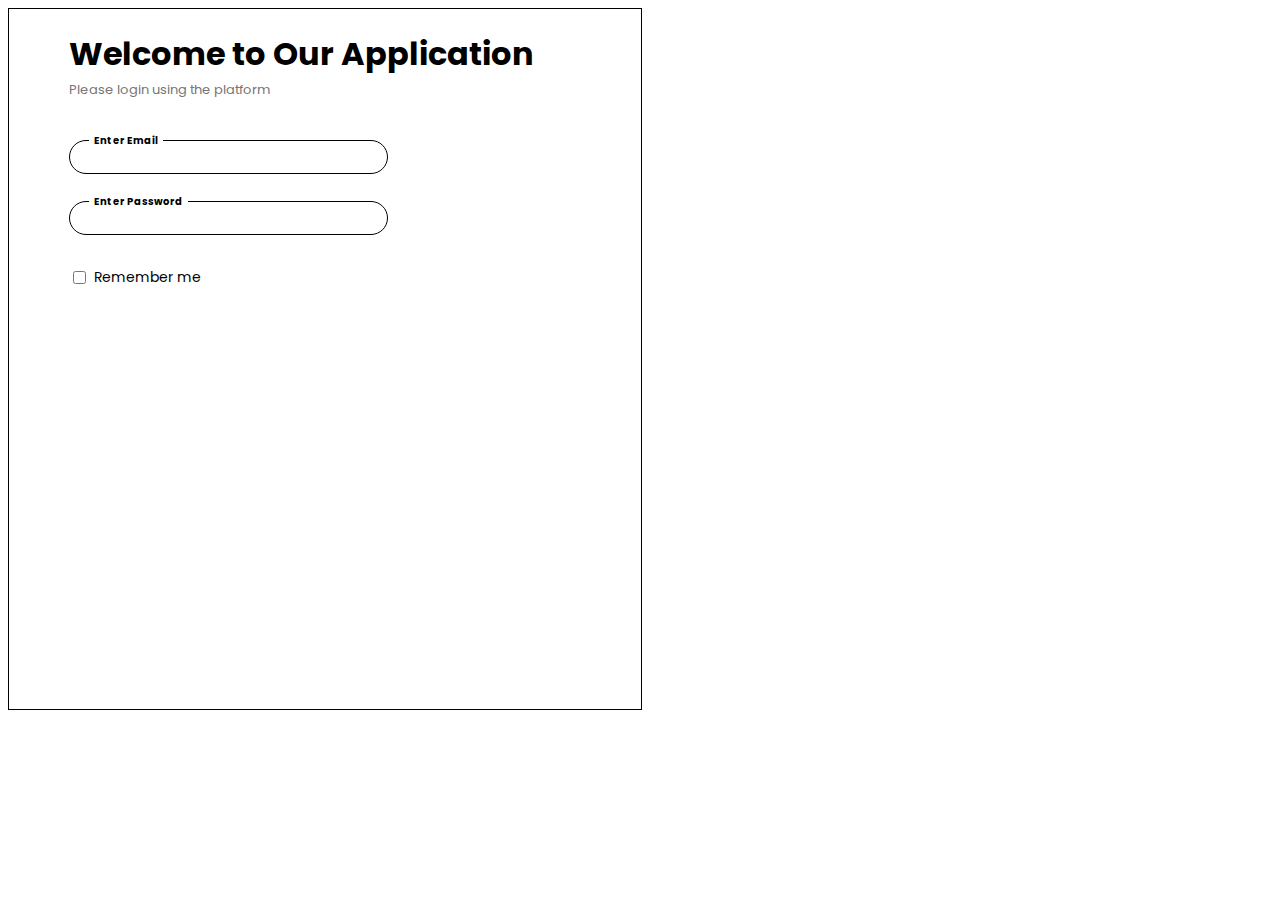
<file: Tela Login/index.html>
<!DOCTYPE html>
<html lang="en">

<head>
    <meta charset="UTF-8">
    <meta name="viewport" content="width=device-width, initial-scale=1.0">
    <title>tela-login</title>
    <link rel="stylesheet" href="styles.css">
</head>

<body>

    <div class="container">

        <div class="container-esquerda">

            <div class="titulo">
                <h1>Welcome to Our Application</h1>
                <p class="texto-titulo">Please login using the platform</p>
            </div>


            <div class="login">

                <div class="email">
                    <input class="input-email" type="email">
                    <label class="label-email" for="email">Enter Email</label>

                </div>

                <div class="senha">
                    <input class="input-senha" type="password">
                    <label class="label-senha" for="password">Enter Password</label>

                </div>


            </div>
            <div class="checkbox">
                <input type="checkbox" class="check" id="remember-me" name="remember" value="remember-me" />
                <label for="remember-me" id="CheckBox-Label" >Remember me</label>

            </div>







        </div>


        <div class="container-direita">



        </div>











    </div>

</body>

</html>
</file>
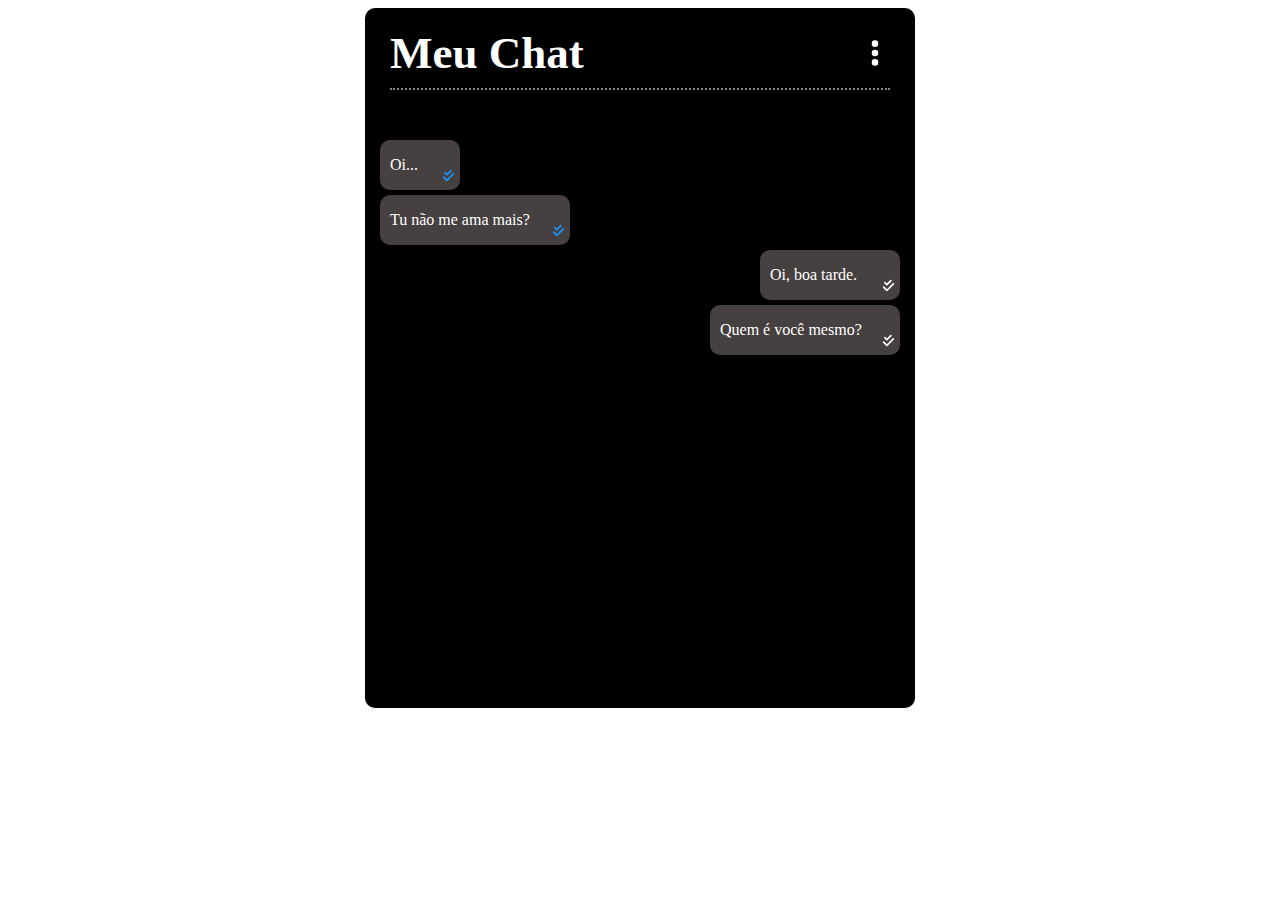
<file: WhatsApp Layout/index.html>
<!DOCTYPE html>
<html lang="en">

<head>
    <meta charset="UTF-8">
    <meta http-equiv="X-UA-Compatible" content="IE=edge">
    <meta name="viewport" content="width=device-width, initial-scale=1.0">
    <link rel="stylesheet" href="styles.css">
    <title>Ex 0.9.1
    </title>
</head>

<body>

    <div class="container">

        <div class="titulo">
            <h1 class="header">Meu Chat</h1>
            <svg class="opcoes" xmlns="http://www.w3.org/2000/svg" height="1em"
                viewBox="0 0 128 512"><!--! Font Awesome Free 6.4.0 by @fontawesome - https://fontawesome.com License - https://fontawesome.com/license (Commercial License) Copyright 2023 Fonticons, Inc. -->
                <path
                    d="M64 360a56 56 0 1 0 0 112 56 56 0 1 0 0-112zm0-160a56 56 0 1 0 0 112 56 56 0 1 0 0-112zM120 96A56 56 0 1 0 8 96a56 56 0 1 0 112 0z" />
            </svg>
        </div>

        <div class="mensagem1">

            <p>Oi...</p>

            <svg class="dropdown" xmlns="http://www.w3.org/2000/svg" height="1em"
                viewBox="0 0 512 512"><!--! Font Awesome Free 6.4.0 by @fontawesome - https://fontawesome.com License - https://fontawesome.com/license (Commercial License) Copyright 2023 Fonticons, Inc. -->
                <path
                    d="M233.4 406.6c12.5 12.5 32.8 12.5 45.3 0l192-192c12.5-12.5 12.5-32.8 0-45.3s-32.8-12.5-45.3 0L256 338.7 86.6 169.4c-12.5-12.5-32.8-12.5-45.3 0s-12.5 32.8 0 45.3l192 192z" />
            </svg>

            <svg class="check-visto" xmlns="http://www.w3.org/2000/svg" height="1em"
                viewBox="0 0 448 512"><!--! Font Awesome Free 6.4.0 by @fontawesome - https://fontawesome.com License - https://fontawesome.com/license (Commercial License) Copyright 2023 Fonticons, Inc. -->
                <path
                    d="M342.6 86.6c12.5-12.5 12.5-32.8 0-45.3s-32.8-12.5-45.3 0L160 178.7l-57.4-57.4c-12.5-12.5-32.8-12.5-45.3 0s-12.5 32.8 0 45.3l80 80c12.5 12.5 32.8 12.5 45.3 0l160-160zm96 128c12.5-12.5 12.5-32.8 0-45.3s-32.8-12.5-45.3 0L160 402.7 54.6 297.4c-12.5-12.5-32.8-12.5-45.3 0s-12.5 32.8 0 45.3l128 128c12.5 12.5 32.8 12.5 45.3 0l256-256z" />
            </svg>


        </div>

        <div class="mensagem2">

            <p>Tu não me ama mais?</p>

            <svg class="dropdown" xmlns="http://www.w3.org/2000/svg" height="1em"
                viewBox="0 0 512 512"><!--! Font Awesome Free 6.4.0 by @fontawesome - https://fontawesome.com License - https://fontawesome.com/license (Commercial License) Copyright 2023 Fonticons, Inc. -->
                <path
                    d="M233.4 406.6c12.5 12.5 32.8 12.5 45.3 0l192-192c12.5-12.5 12.5-32.8 0-45.3s-32.8-12.5-45.3 0L256 338.7 86.6 169.4c-12.5-12.5-32.8-12.5-45.3 0s-12.5 32.8 0 45.3l192 192z" />
            </svg>

            <svg class="check-visto" xmlns="http://www.w3.org/2000/svg" height="1em"
                viewBox="0 0 448 512"><!--! Font Awesome Free 6.4.0 by @fontawesome - https://fontawesome.com License - https://fontawesome.com/license (Commercial License) Copyright 2023 Fonticons, Inc. -->
                <path
                    d="M342.6 86.6c12.5-12.5 12.5-32.8 0-45.3s-32.8-12.5-45.3 0L160 178.7l-57.4-57.4c-12.5-12.5-32.8-12.5-45.3 0s-12.5 32.8 0 45.3l80 80c12.5 12.5 32.8 12.5 45.3 0l160-160zm96 128c12.5-12.5 12.5-32.8 0-45.3s-32.8-12.5-45.3 0L160 402.7 54.6 297.4c-12.5-12.5-32.8-12.5-45.3 0s-12.5 32.8 0 45.3l128 128c12.5 12.5 32.8 12.5 45.3 0l256-256z" />
            </svg>


        </div>

        <div class="direita">

            <div class="mensagem-direita1 ">

                <p>Oi, boa tarde.</p>

                <svg class="dropdown-3" xmlns="http://www.w3.org/2000/svg" height="1em"
                    viewBox="0 0 512 512"><!--! Font Awesome Free 6.4.0 by @fontawesome - https://fontawesome.com License - https://fontawesome.com/license (Commercial License) Copyright 2023 Fonticons, Inc. -->
                    <path
                        d="M233.4 406.6c12.5 12.5 32.8 12.5 45.3 0l192-192c12.5-12.5 12.5-32.8 0-45.3s-32.8-12.5-45.3 0L256 338.7 86.6 169.4c-12.5-12.5-32.8-12.5-45.3 0s-12.5 32.8 0 45.3l192 192z" />
                </svg>

                <svg class="check-nao-visto" xmlns="http://www.w3.org/2000/svg" height="1em"
                    viewBox="0 0 448 512"><!--! Font Awesome Free 6.4.0 by @fontawesome - https://fontawesome.com License - https://fontawesome.com/license (Commercial License) Copyright 2023 Fonticons, Inc. -->
                    <path
                        d="M342.6 86.6c12.5-12.5 12.5-32.8 0-45.3s-32.8-12.5-45.3 0L160 178.7l-57.4-57.4c-12.5-12.5-32.8-12.5-45.3 0s-12.5 32.8 0 45.3l80 80c12.5 12.5 32.8 12.5 45.3 0l160-160zm96 128c12.5-12.5 12.5-32.8 0-45.3s-32.8-12.5-45.3 0L160 402.7 54.6 297.4c-12.5-12.5-32.8-12.5-45.3 0s-12.5 32.8 0 45.3l128 128c12.5 12.5 32.8 12.5 45.3 0l256-256z" />
                </svg>

            </div>

            <div class="mensagem-direita2">

                <p>Quem é você mesmo?</p>

                <svg class="dropdown-3" xmlns="http://www.w3.org/2000/svg" height="1em"
                    viewBox="0 0 512 512"><!--! Font Awesome Free 6.4.0 by @fontawesome - https://fontawesome.com License - https://fontawesome.com/license (Commercial License) Copyright 2023 Fonticons, Inc. -->
                    <path
                        d="M233.4 406.6c12.5 12.5 32.8 12.5 45.3 0l192-192c12.5-12.5 12.5-32.8 0-45.3s-32.8-12.5-45.3 0L256 338.7 86.6 169.4c-12.5-12.5-32.8-12.5-45.3 0s-12.5 32.8 0 45.3l192 192z" />
                </svg>

                <svg class="check-nao-visto" xmlns="http://www.w3.org/2000/svg" height="1em"
                    viewBox="0 0 448 512"><!--! Font Awesome Free 6.4.0 by @fontawesome - https://fontawesome.com License - https://fontawesome.com/license (Commercial License) Copyright 2023 Fonticons, Inc. -->
                    <path
                        d="M342.6 86.6c12.5-12.5 12.5-32.8 0-45.3s-32.8-12.5-45.3 0L160 178.7l-57.4-57.4c-12.5-12.5-32.8-12.5-45.3 0s-12.5 32.8 0 45.3l80 80c12.5 12.5 32.8 12.5 45.3 0l160-160zm96 128c12.5-12.5 12.5-32.8 0-45.3s-32.8-12.5-45.3 0L160 402.7 54.6 297.4c-12.5-12.5-32.8-12.5-45.3 0s-12.5 32.8 0 45.3l128 128c12.5 12.5 32.8 12.5 45.3 0l256-256z" />
                </svg>

            </div>




        </div>











    </div>



</body>

</html>
</file>
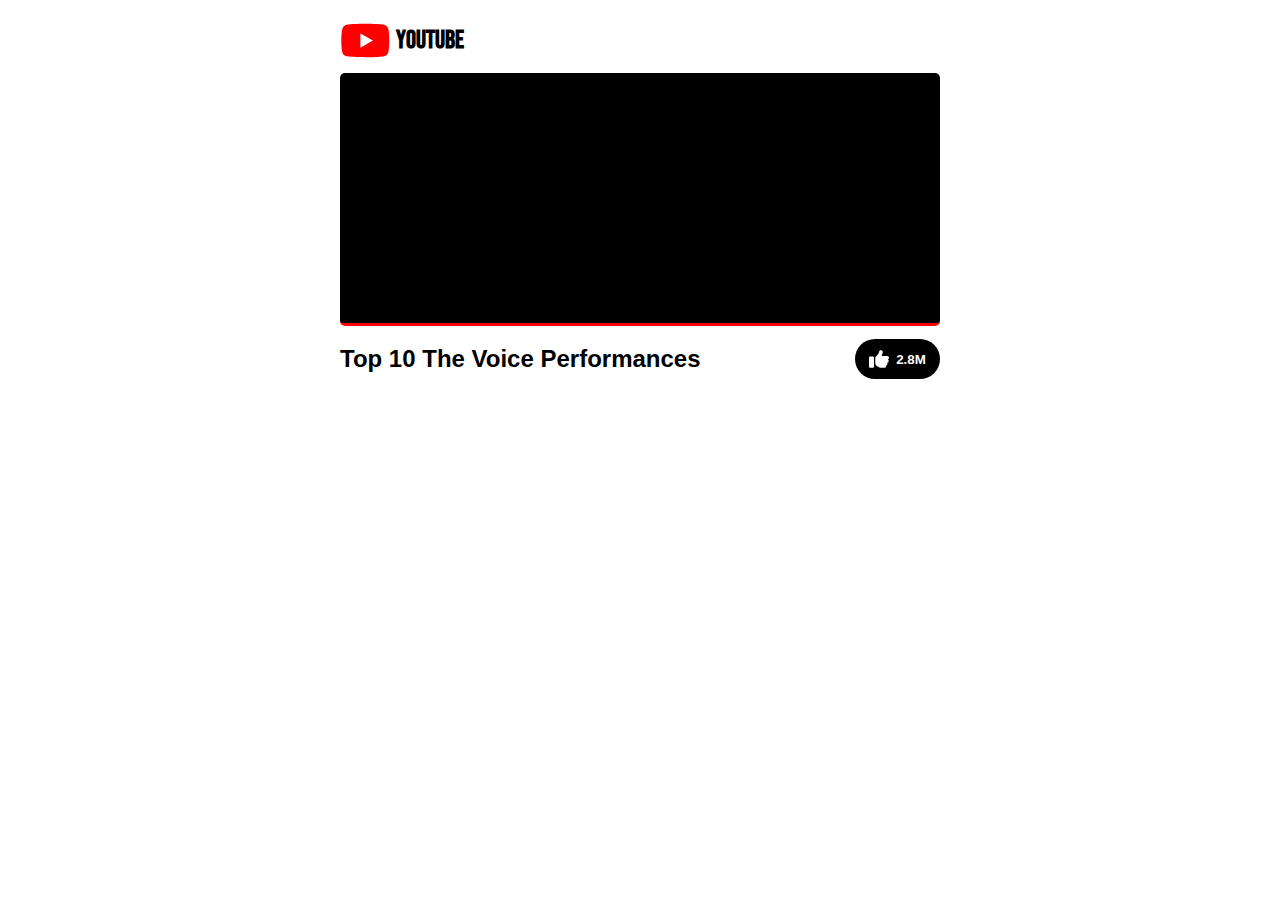
<file: Youtube Layout/index.html>
<!DOCTYPE html>
<html lang="en">

<head>
    <meta charset="UTF-8">
    <meta name="viewport" content="width=device-width, initial-scale=1.0">
    <title>Youtube</title>
    <link rel="stylesheet" href="styles.css">
</head>

<body>

    <div class="container">

        <header>
            <svg class="icone-youtube" xmlns="http://www.w3.org/2000/svg" height="1em"
                viewBox="0 0 576 512"><!--! Font Awesome Free 6.4.0 by @fontawesome - https://fontawesome.com License - https://fontawesome.com/license (Commercial License) Copyright 2023 Fonticons, Inc. -->
                <path
                    d="M549.655 124.083c-6.281-23.65-24.787-42.276-48.284-48.597C458.781 64 288 64 288 64S117.22 64 74.629 75.486c-23.497 6.322-42.003 24.947-48.284 48.597-11.412 42.867-11.412 132.305-11.412 132.305s0 89.438 11.412 132.305c6.281 23.65 24.787 41.5 48.284 47.821C117.22 448 288 448 288 448s170.78 0 213.371-11.486c23.497-6.321 42.003-24.171 48.284-47.821 11.412-42.867 11.412-132.305 11.412-132.305s0-89.438-11.412-132.305zm-317.51 213.508V175.185l142.739 81.205-142.739 81.201z" />
            </svg>

            <h1>YouTube</h1>

        </header>

        <div class="tela">

            <div class="acoes">

                <div class="icones-superior">
                    <button>
                        <svg class="chromecast" xmlns="http://www.w3.org/2000/svg" height="1em"
                            viewBox="0 0 512 512"><!--! Font Awesome Free 6.4.0 by @fontawesome - https://fontawesome.com License - https://fontawesome.com/license (Commercial License) Copyright 2023 Fonticons, Inc. -->
                            <path
                                d="M447.8,64H64c-23.6,0-42.7,19.1-42.7,42.7v63.9H64v-63.9h383.8v298.6H298.6V448H448c23.6,0,42.7-19.1,42.7-42.7V106.7 C490.7,83.1,471.4,64,447.8,64z M21.3,383.6L21.3,383.6l0,63.9h63.9C85.2,412.2,56.6,383.6,21.3,383.6L21.3,383.6z M21.3,298.6V341 c58.9,0,106.6,48.1,106.6,107h42.7C170.7,365.6,103.7,298.7,21.3,298.6z M213.4,448h42.7c-0.5-129.5-105.3-234.3-234.8-234.6l0,42.4 C127.3,255.6,213.3,342,213.4,448z" />
                        </svg>
                    </button>

                    <button>
                        <svg class="legenda" xmlns="http://www.w3.org/2000/svg" height="1em"
                            viewBox="0 0 576 512"><!--! Font Awesome Free 6.4.0 by @fontawesome - https://fontawesome.com License - https://fontawesome.com/license (Commercial License) Copyright 2023 Fonticons, Inc. -->
                            <path
                                d="M0 96C0 60.7 28.7 32 64 32H512c35.3 0 64 28.7 64 64V416c0 35.3-28.7 64-64 64H64c-35.3 0-64-28.7-64-64V96zM200 208c14.2 0 27 6.1 35.8 16c8.8 9.9 24 10.7 33.9 1.9s10.7-24 1.9-33.9c-17.5-19.6-43.1-32-71.5-32c-53 0-96 43-96 96s43 96 96 96c28.4 0 54-12.4 71.5-32c8.8-9.9 8-25-1.9-33.9s-25-8-33.9 1.9c-8.8 9.9-21.6 16-35.8 16c-26.5 0-48-21.5-48-48s21.5-48 48-48zm144 48c0-26.5 21.5-48 48-48c14.2 0 27 6.1 35.8 16c8.8 9.9 24 10.7 33.9 1.9s10.7-24 1.9-33.9c-17.5-19.6-43.1-32-71.5-32c-53 0-96 43-96 96s43 96 96 96c28.4 0 54-12.4 71.5-32c8.8-9.9 8-25-1.9-33.9s-25-8-33.9 1.9c-8.8 9.9-21.6 16-35.8 16c-26.5 0-48-21.5-48-48z" />
                        </svg>
                    </button>

                    <button>
                        <svg class="engrenagem" xmlns="http://www.w3.org/2000/svg" height="1em"
                            viewBox="0 0 512 512"><!--! Font Awesome Free 6.4.0 by @fontawesome - https://fontawesome.com License - https://fontawesome.com/license (Commercial License) Copyright 2023 Fonticons, Inc. -->
                            <path
                                d="M495.9 166.6c3.2 8.7 .5 18.4-6.4 24.6l-43.3 39.4c1.1 8.3 1.7 16.8 1.7 25.4s-.6 17.1-1.7 25.4l43.3 39.4c6.9 6.2 9.6 15.9 6.4 24.6c-4.4 11.9-9.7 23.3-15.8 34.3l-4.7 8.1c-6.6 11-14 21.4-22.1 31.2c-5.9 7.2-15.7 9.6-24.5 6.8l-55.7-17.7c-13.4 10.3-28.2 18.9-44 25.4l-12.5 57.1c-2 9.1-9 16.3-18.2 17.8c-13.8 2.3-28 3.5-42.5 3.5s-28.7-1.2-42.5-3.5c-9.2-1.5-16.2-8.7-18.2-17.8l-12.5-57.1c-15.8-6.5-30.6-15.1-44-25.4L83.1 425.9c-8.8 2.8-18.6 .3-24.5-6.8c-8.1-9.8-15.5-20.2-22.1-31.2l-4.7-8.1c-6.1-11-11.4-22.4-15.8-34.3c-3.2-8.7-.5-18.4 6.4-24.6l43.3-39.4C64.6 273.1 64 264.6 64 256s.6-17.1 1.7-25.4L22.4 191.2c-6.9-6.2-9.6-15.9-6.4-24.6c4.4-11.9 9.7-23.3 15.8-34.3l4.7-8.1c6.6-11 14-21.4 22.1-31.2c5.9-7.2 15.7-9.6 24.5-6.8l55.7 17.7c13.4-10.3 28.2-18.9 44-25.4l12.5-57.1c2-9.1 9-16.3 18.2-17.8C227.3 1.2 241.5 0 256 0s28.7 1.2 42.5 3.5c9.2 1.5 16.2 8.7 18.2 17.8l12.5 57.1c15.8 6.5 30.6 15.1 44 25.4l55.7-17.7c8.8-2.8 18.6-.3 24.5 6.8c8.1 9.8 15.5 20.2 22.1 31.2l4.7 8.1c6.1 11 11.4 22.4 15.8 34.3zM256 336a80 80 0 1 0 0-160 80 80 0 1 0 0 160z" />
                        </svg>
                    </button>

                </div>

                <div class="icones-centro">
                    <button>
                        <svg class="icone-voltar" xmlns="http://www.w3.org/2000/svg" height="1em"
                            viewBox="0 0 512 512"><!--! Font Awesome Free 6.4.0 by @fontawesome - https://fontawesome.com License - https://fontawesome.com/license (Commercial License) Copyright 2023 Fonticons, Inc. -->
                            <path
                                d="M459.5 440.6c9.5 7.9 22.8 9.7 34.1 4.4s18.4-16.6 18.4-29V96c0-12.4-7.2-23.7-18.4-29s-24.5-3.6-34.1 4.4L288 214.3V256v41.7L459.5 440.6zM256 352V256 128 96c0-12.4-7.2-23.7-18.4-29s-24.5-3.6-34.1 4.4l-192 160C4.2 237.5 0 246.5 0 256s4.2 18.5 11.5 24.6l192 160c9.5 7.9 22.8 9.7 34.1 4.4s18.4-16.6 18.4-29V352z" />
                        </svg>
                    </button>

                    <button>
                        <svg class="icone-play" xmlns="http://www.w3.org/2000/svg" height="1em"
                            viewBox="0 0 384 512"><!--! Font Awesome Free 6.4.0 by @fontawesome - https://fontawesome.com License - https://fontawesome.com/license (Commercial License) Copyright 2023 Fonticons, Inc. -->
                            <path
                                d="M73 39c-14.8-9.1-33.4-9.4-48.5-.9S0 62.6 0 80V432c0 17.4 9.4 33.4 24.5 41.9s33.7 8.1 48.5-.9L361 297c14.3-8.7 23-24.2 23-41s-8.7-32.2-23-41L73 39z" />
                        </svg>
                    </button>

                    <button>
                        <svg class="icone-avancar" xmlns="http://www.w3.org/2000/svg" height="1em"
                            viewBox="0 0 512 512"><!--! Font Awesome Free 6.4.0 by @fontawesome - https://fontawesome.com License - https://fontawesome.com/license (Commercial License) Copyright 2023 Fonticons, Inc. -->
                            <path
                                d="M52.5 440.6c-9.5 7.9-22.8 9.7-34.1 4.4S0 428.4 0 416V96C0 83.6 7.2 72.3 18.4 67s24.5-3.6 34.1 4.4L224 214.3V256v41.7L52.5 440.6zM256 352V256 128 96c0-12.4 7.2-23.7 18.4-29s24.5-3.6 34.1 4.4l192 160c7.3 6.1 11.5 15.1 11.5 24.6s-4.2 18.5-11.5 24.6l-192 160c-9.5 7.9-22.8 9.7-34.1 4.4s-18.4-16.6-18.4-29V352z" />
                        </svg>
                    </button>

                </div>

                <div class="icone-inferior">
                    <button>
                        <svg class="icone-expandir" xmlns="http://www.w3.org/2000/svg" height="1em"
                            viewBox="0 0 448 512"><!--! Font Awesome Free 6.4.0 by @fontawesome - https://fontawesome.com License - https://fontawesome.com/license (Commercial License) Copyright 2023 Fonticons, Inc. -->
                            <path
                                d="M32 32C14.3 32 0 46.3 0 64v96c0 17.7 14.3 32 32 32s32-14.3 32-32V96h64c17.7 0 32-14.3 32-32s-14.3-32-32-32H32zM64 352c0-17.7-14.3-32-32-32s-32 14.3-32 32v96c0 17.7 14.3 32 32 32h96c17.7 0 32-14.3 32-32s-14.3-32-32-32H64V352zM320 32c-17.7 0-32 14.3-32 32s14.3 32 32 32h64v64c0 17.7 14.3 32 32 32s32-14.3 32-32V64c0-17.7-14.3-32-32-32H320zM448 352c0-17.7-14.3-32-32-32s-32 14.3-32 32v64H320c-17.7 0-32 14.3-32 32s14.3 32 32 32h96c17.7 0 32-14.3 32-32V352z" />
                        </svg>
                    </button>
                </div>
            </div>
        </div>

        <div class="info-video">

            <h2>Top 10 The Voice Performances</h2>
            <button class="botao-like">
                <svg class="icone-like" xmlns="http://www.w3.org/2000/svg" height="1em"
                    viewBox="0 0 512 512"><!--! Font Awesome Free 6.4.0 by @fontawesome - https://fontawesome.com License - https://fontawesome.com/license (Commercial License) Copyright 2023 Fonticons, Inc. -->
                    <path
                        d="M313.4 32.9c26 5.2 42.9 30.5 37.7 56.5l-2.3 11.4c-5.3 26.7-15.1 52.1-28.8 75.2H464c26.5 0 48 21.5 48 48c0 18.5-10.5 34.6-25.9 42.6C497 275.4 504 288.9 504 304c0 23.4-16.8 42.9-38.9 47.1c4.4 7.3 6.9 15.8 6.9 24.9c0 21.3-13.9 39.4-33.1 45.6c.7 3.3 1.1 6.8 1.1 10.4c0 26.5-21.5 48-48 48H294.5c-19 0-37.5-5.6-53.3-16.1l-38.5-25.7C176 420.4 160 390.4 160 358.3V320 272 247.1c0-29.2 13.3-56.7 36-75l7.4-5.9c26.5-21.2 44.6-51 51.2-84.2l2.3-11.4c5.2-26 30.5-42.9 56.5-37.7zM32 192H96c17.7 0 32 14.3 32 32V448c0 17.7-14.3 32-32 32H32c-17.7 0-32-14.3-32-32V224c0-17.7 14.3-32 32-32z" />
                </svg>
                <p>2.8M</p>
            </button>

        </div>




    </div>



</body>

</html>
</file>
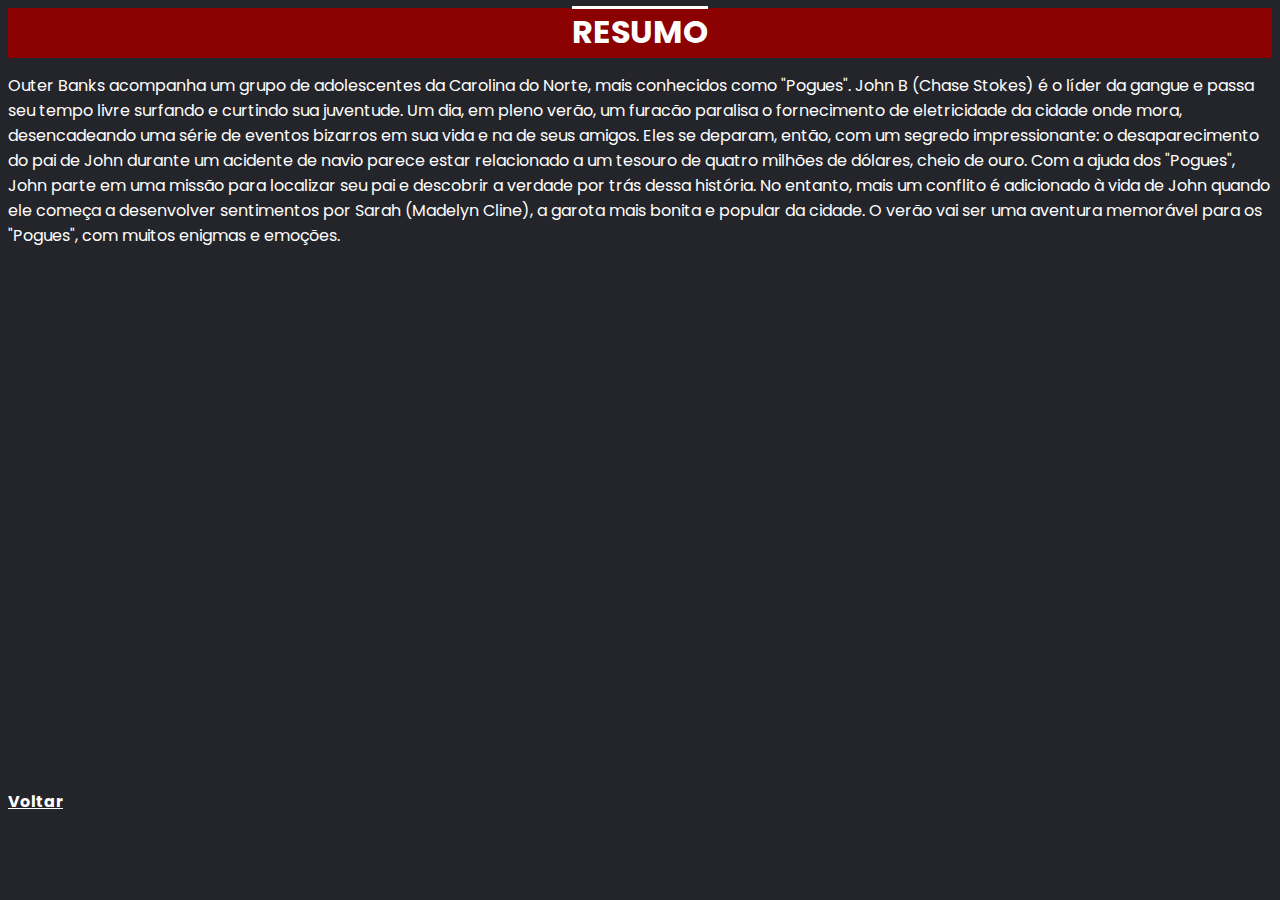
<file: Blog sobre séries/outerBanks.html>
<!DOCTYPE html>
<html lang="en">

<head>
    <meta charset="UTF-8">
    <meta http-equiv="X-UA-Compatible" content="IE=edge">
    <meta name="viewport" content="width=device-width, initial-scale=1.0">
    <link rel="stylesheet" href="styles.css">
    <title>Outer Banks</title>
</head>

<body>

    <nav class="menu2">
        <h1><a class="resumo" href="https://www.adorocinema.com/series/serie-26372/">RESUMO</a></h1>
    </nav>
    <p><span> Outer Banks </span> acompanha um grupo de adolescentes da Carolina do Norte, mais conhecidos como "Pogues". John B (Chase
        Stokes) é o líder da gangue e passa seu tempo livre surfando e curtindo sua juventude. Um dia, em pleno verão,
        um furacão paralisa o fornecimento de eletricidade da cidade onde mora, desencadeando uma série de eventos
        bizarros em sua vida e na de seus amigos. Eles se deparam, então, com um segredo impressionante: o
        desaparecimento do pai de John durante um acidente de navio parece estar relacionado a um tesouro de quatro
        milhões de dólares, cheio de ouro. Com a ajuda dos "Pogues", John parte em uma missão para localizar seu pai e
        descobrir a verdade por trás dessa história. No entanto, mais um conflito é adicionado à vida de John quando ele
        começa a desenvolver sentimentos por Sarah (Madelyn Cline), a garota mais bonita e popular da cidade. O verão
        vai ser uma aventura memorável para os "Pogues", com muitos enigmas e emoções.</p>
    <iframe width="1280" height="720" src="https://www.youtube.com/embed/SqLHo7bIddY"
        title="Outer Banks 1ª Temporada - Oficial Trailer Dublado" frameborder="0"
        allow="accelerometer; autoplay; clipboard-write; encrypted-media; gyroscope; picture-in-picture; web-share"
        allowfullscreen></iframe>

    <h4><a class="voltar" href="index.html">Voltar</a></h4>
</body>

</html>
</file>
<file: Aviso de atenção/styles.css>
body,
html {

    height: 100%;


}

body {

    display: flex;
    justify-content: center;
    align-items: center;

}


.container {

    position: relative;
    justify-content: center;
    align-items: center;
    width: 400px;
    height: 250px;
    border: 2px solid black;
    padding: 10px;
}

.button2 {

    display: flex;
    justify-content: space-between;
    height: 40px;
    border: none;
    transition: ease-in-out 0.2s;



}


button {

    transition: ease-in-out 0.2s;
}



button:hover {

    transition: ease-in-out 0.2s;
    color: white;
    background-color: gray;






}

.excluir {

    padding-left: 50px;
    padding-right: 50px;


}

.voltar {

    padding-left: 25px;
    padding-right: 25px;


}

p {

    text-align: justify;
}

.icone {

    position: absolute;
    width: 30px;
    height: 30px;
    border-radius: 100%;
    border: 2px solid black;
    background-color: none;
    right: -15px;
    top: -16px;
    display: flex;
    align-items: center;



}



svg {
   
    width: 18px;

}

.icone:hover {

    transition: ease-in-out 0.2s;
    color: white;
    background-color: darkred;
    fill: white;
   
   






}
</file>
<file: Aviso informativo/styles.css>
body,
html {

    height: 100%;
    padding-top: 20px;
    padding-left: 20px;
    padding-right: 20px;



}


.texto {

    position: relative;
    border: none;
    border-radius: 3px;
    background-color: rgb(221, 218, 218);
    width: 100%;
    height: 50px;
    padding-top: 15px;
    padding-left: 15px;
    padding-right: 15px;

}


.info {


    border-radius: 10px;
    border: none;
    position: absolute;
    display: flex;
    flex-direction: row;
    justify-content: center;
    align-items: center;
    width: 100px;
    height: 30px;
    top: -22px;
    left: -20px;
    background-color: rgb(9, 85, 148);
    color: white;
    cursor: pointer;
    font-size: large;


}

svg {

    display: flex;
    justify-content: space-between;
    padding: 0px 5px;
    width: 20px;
    fill: white;
    border: white
}

p {

    border-left: 1px solid white;
    padding: 0px 5px;
}

code {

color: rgb(9, 85, 148); 
font-weight: bold;
cursor: pointer;

}
</file>
<file: Blog informativo/styles.css>
@import url('https://fonts.googleapis.com/css2?family=Poppins:wght@200;300;700&display=swap');


  
html {
    font-family: 'Poppins', sans-serif;
    scroll-behavior: smooth;



}

.header {
    text-align: center;
    font-weight: bold;
}

.menu {

   
    display: flex;
    text-align: center;
    justify-content: center;
    

}

.menu1 {

    
    font-family: 'Poppins', sans-serif;
    font-weight: bold;
    text-align: center;
    display: flex;
    justify-content: center;
    margin: 10px;
    
}

h1 {

    margin: 10px;
}

.paises {


    font-weight: normal;
}

nav {

    background-color: darkred;
    width: 100%;
    height: 50px;
}
</file>
<file: Criar conta Layout/styles.css>
@import url('https://fonts.googleapis.com/css2?family=Montserrat&family=Outfit&family=Poppins:wght@200;300;700&display=swap');
@import url('https://fonts.googleapis.com/css2?family=Montserrat:wght@500&family=Poppins:wght@300&display=swap');



html {
    font-family: 'Poppins', sans-serif;
}

.container {

    height: 700px;
    width: 450px;
    margin-left: auto;
    margin-right: auto;
    margin-top: 4%;
    /*border: 1px solid black;*/

}

header {

    display: flex;
    flex-direction: column;
}

.start {
    position: relative;
    top: -30px;
    padding-bottom: 10px;
    color: #6e6c6c;
    font-size: 15px;
    font-weight: bold;
    font-family: 'Montserrat', sans-serif;


}


.sign-up {

    margin-top: -30px;
    display: flex;
    align-items: center;
    justify-content: center;
    flex-direction: column;
    transition: 0.2s ease-in-out;

}

button:hover {
    transition: 0.2s ease-in-out;
    border: 1px solid #222121;
    cursor: pointer;

}

.botao-sign-up {

    height: 50px;
    width: 450px;
    border: 1px solid rgb(139, 139, 139);
    border-radius: 10px;
    display: flex;
    align-items: center;
    justify-content: center;
    gap: 10px;
    margin: 10px;
    font-family: 'Poppins', sans-serif;
    font-size: 15px;
    font-weight: bolder;
    background-color: white;
    transition: 0.2s ease-in-out;



}


.img-google {

    height: 40px;


}

.img-apple {

    height: 28px;

}

.divisoria {
    position: relative;
    margin-top: 22px;
}

.or {
    font-weight: 400;
    font-size: 15px;
    font-weight: bold;
    position: absolute;
    right: 50%;
    top: -27px;
    background-color: white;
    color: #666262;
}

hr {
    border: 1px solid rgb(204, 204, 204);
    transition: 0.2s ease-in-out;
}

hr:hover {
    transition: 0.2s ease-in-out;
    border: 1px solid rgb(54, 54, 54);
}

.container-login {
    margin-top: 20px;
    height: 180px;
    width: 450px;
    font-weight: bold;
    font-family: 'Poppins', sans-serif;
    /*border: 1px solid black; */
}


.email {
    margin-bottom: 20px;
    display: flex;
    flex-direction: column;
    gap: 10px;

}

.senha {
    margin-bottom: 20px;
    display: flex;
    flex-direction: column;
    gap: 10px;

}

input {

    height: 40px;
    width: 445px;
    border-radius: 10px;
    outline: none;
    border: 1px solid rgb(139, 139, 139);
    transition: 0.2s ease-in-out;
    font-family: 'Montserrat', sans-serif;
    font-size: 15px;
}

input:hover {
    transition: 0.2s ease-in-out;
    border: 1px solid #222121;
}

::-webkit-input-placeholder {

    color: rgb(112, 109, 109);
    font-family: 'Poppins', sans-serif;
    font-size: 15px;
    font-weight: bolder;
    padding: 10px;

}

.aviso {
    font-family: 'Poppins', sans-serif;
    font-size: 15px;
    color: #222121;
    margin-top: -6px;
}


.div-botao-create-account {
    display: flex;
    align-items: center;
    justify-content: center;

}

.botao-create-account {
    height: 50px;
    width: 400px;
    display: flex;
    align-items: center;
    justify-content: center;
    background-color: rgb(20, 18, 18);
    color: white;
    margin-top: 50px;
    border: 1px solid;
    border-radius: 7px;
    font-family: 'Poppins', sans-serif;
    font-size: 16px;
    font-weight: bold;
    transition: 0.2s ease-in-out;
    

}


.texto-final {
    text-align: center;
    margin-top: 30px;
    color: rgb(44, 43, 43);
    font-weight: 600;
    font-size: 15px;



}

span {
    color: black;
    font-size: 16px;
    text-decoration: underline;
    transition: 0.2s ease-in-out;
}

span:hover {
    cursor: pointer;
    transition: 0.2s ease-in-out;
    font-size: 17px;
}
</file>
<file: Facebook NavBar Layout/styles.css>
@import url('https://fonts.googleapis.com/css2?family=Poppins:wght@300&display=swap');

html {

    background-color: whitesmoke;
}

img {

    height: 49px;
    width: 49px;
    display: flex;
    align-items: center;
    justify-content: center;
    border-radius: 100%;

}


.botoes {

    display: flex;
    align-items: center;
    justify-content: center;
    gap: 10px;

}

.container {

    position: relative;
    display: flex;
    align-items: center;
    justify-content: space-between;
    height: 50px;
    /*border: 2px solid black;*/
    gap: 10px;
    padding-right: 30px;
    padding-top: 15px;

}

.facebook {


    height: 42px;
    width: 42px;
    fill: white;
    margin-left: 25px;
}

.facebook:hover {

    cursor: pointer;
}

.lupa2 {

    display: flex;
    align-items: start;
    justify-content: center;
    fill: rgb(80, 80, 80);
    height: 15px;
    width: 15px;
}

.lupa2:hover {


    cursor: pointer;
}

.texto {

    display: flex;
    margin: 8px;
    align-items: center;
    justify-content: center;
    font-family: Arial, Helvetica, sans-serif;
    color: rgb(80, 80, 80);
    font-size: 15px;
}

.lupa {

    display: flex;
    align-items: center;
    justify-content: start;
    height: 38px;
    padding-left: 10px;
    margin-left: -5px;
    width: 250px;
    border-radius: 40px;
    background-color: rgb(236, 234, 234);
    transition: 0.1s ease-in-out;
}

.lupa:hover {

    background-color: rgb(236, 234, 234);
    cursor: text;
}

.esquerda {

    display: flex;
    align-items: center;
    justify-content: space-between;
    gap: 15px;
}


svg {

    height: 22px;
    width: 22px;
    fill: rgb(29, 29, 29);
}

.messenger {


    display: flex;
    justify-content: center;
    align-items: center;
    position: relative;
    width: 50px;
    height: 50px;
    border-radius: 100%;
    background-color: white;
    transition: 0.1s ease-in-out;
}

.sino {

    display: flex;
    justify-content: center;
    align-items: center;
    position: relative;
    width: 50px;
    height: 50px;
    border-radius: 100%;
    background-color: white;
    transition: 0.1s ease-in-out;
}

.notificacao {

    display: flex;
    align-items: center;
    justify-content: center;
    position: absolute;
    border-radius: 30px;
    background-color: rgb(218, 63, 63);
    color: white;
    font-family: 'Poppins', sans-serif;
    font-size: small;
    width: 25px;
    height: 20px;
    top: -8px;
    right: -7px;
    transition: 0.1s ease-in-out;
}

.notificacao:hover {

    transition: 0.1s ease-in-out;
    background-color: rgb(209, 33, 33);
    cursor: pointer;
}

.imagem {

    display: flex;
    justify-content: center;
    align-items: center;
    position: relative;
    width: 50px;
    height: 50px;
    border-radius: 100%;
    background-color: white;
    transition: 0.1s ease-in-out;
}

.flecha {

    display: flex;
    align-items: center;
    justify-content: center;
    position: absolute;
    border-radius: 30px;
    background-color: white;
    width: 18px;
    height: 18px;
    bottom: -3px;
    right: -3px;
    transition: 0.1s ease-in-out;
}

.flecha:hover {
    transition: 0.1s ease-in-out;
    background-color: rgb(206, 205, 205);
    cursor: pointer;
}

.ultimo {

    display: flex;
    align-items: center;
    justify-content: center;
    height: 10px;
    width: 10px;
}

header {


    display: flex;
    align-items: center;
    justify-content: center;
    width: 100%;
    height: 80px;
    background-color: #214ca8;
    box-shadow: 1px 1px 10px 5px #c7c7c7;
}

.messenger:hover {

    background-color: rgb(219, 218, 218);
    transition: 0.1s ease-in-out;
    cursor: pointer;
}

.sino:hover {
    background-color: rgb(219, 218, 218);
    transition: 0.1s ease-in-out;
    cursor: pointer;
}

.imagem:hover {
    background-color: rgb(219, 218, 218);
    transition: 0.1s ease-in-out;
    cursor: pointer;
}

html,
body,
div,
span,
applet,
object,
iframe,
h1,
h2,
h3,
h4,
h5,
h6,
p,
blockquote,
pre,
a,
abbr,
acronym,
address,
big,
cite,
code,
del,
dfn,
em,
img,
ins,
kbd,
q,
s,
samp,
small,
strike,
strong,
sub,
sup,
tt,
var,
b,
u,
i,
center,
dl,
dt,
dd,
ol,
ul,
li,
fieldset,
form,
label,
legend,
table,
caption,
tbody,
tfoot,
thead,
tr,
th,
td,
article,
aside,
canvas,
details,
embed,
figure,
figcaption,
footer,
header,
hgroup,
menu,
nav,
output,
ruby,
section,
summary,
time,
mark,
audio,
video {
    margin: 0;
    padding: 0;
    border: 0;
    font-size: 100%;
    font: inherit;
    vertical-align: baseline;
}

/* HTML5 display-role reset for older browsers */
article,
aside,
details,
figcaption,
figure,
footer,
header,
hgroup,
menu,
nav,
section {
    display: block;
}

body {
    line-height: 1;
}

ol,
ul {
    list-style: none;
}

blockquote,
q {
    quotes: none;
}

blockquote:before,
blockquote:after,
q:before,
q:after {
    content: '';
    content: none;
}

table {
    border-collapse: collapse;
    border-spacing: 0;
}
</file>
<file: Google Clone/styles.css>
@import url('https://fonts.googleapis.com/css2?family=Montserrat&family=Outfit&family=Poppins:wght@200;300;700&display=swap');


body {

    background-color: rgb(33, 33, 36);
}


header {

    display: flex;
    align-items: center;
    justify-content: flex-end;
    flex-direction: row;
    gap: 15px;
    color: white;
    margin-right: 10px;
    font-family: arial, sans-serif;
    font-size: 13px;
    margin-top: 8px;
}

.foto-de-perfil {

    height: 45px;
    width: 45px;
    border-radius: 100%;
    background-color: none;
    display: flex;
    justify-content: center;
    align-items: center;

}

.foto-de-perfil:hover {
    background-color: #303134;
}

.cj-foto {


    height: 35px;
    width: 35px;
    border-radius: 100%;

}

.icone-apps {

    height: 40px;
    width: 40px;
    border-radius: 100%;
    background-color: none;
    display: flex;
    justify-content: center;
    align-items: center;

}

.icone-apps:hover {
    background-color: #303134;
}


.google {
    font-size: 90px;
    margin-bottom: 20px;
    font-family: 'Outfit', sans-serif;
    color: white;
    font-weight: 200;
    letter-spacing: -3px;
}

.texto-header:hover {
    text-decoration: underline;

}


.container {

    text-align: center;
    display: flex;
    align-items: center;
    justify-content: center;
    margin-top: 170px;
    /*border: 1px solid white;*/
    height: 300px;

}


input {

    display: flex;
    align-items: center;
    justify-content: center;
    height: 40px;
    width: 600px;
    border-radius: 50px;
    border: 1px solid rgb(105, 103, 103);
    background-color: rgb(33, 33, 36);
    outline: none;
    padding-left: 45px;
    color: white;
    font-size: 16px;
    margin-top: 1px;
    transition: 0.1s ease-in-out;



}

input:hover {

    border: none;
    background-color: #3d3b3b;
    box-shadow: 0px 1px 10px #161616;
    transition: 0.1s ease-in-out;

}

.lupa {

    display: flex;
    justify-content: center;
    align-items: center;
    position: relative;
    bottom: 27px;
    padding-left: 15px;
    fill: rgb(105, 103, 103);
    height: 15px;


}

.microfone,
.teclado {

    height: 20px;
}

.camera {
    height: 22px;
}


.botoes-direita {

    display: flex;
    align-items: center;
    justify-content: flex-end;
    gap: 10px;
    padding-right: 15px;
    position: relative;
    bottom: 46px;
    fill: rgb(105, 103, 103);




}

svg:hover {

    cursor: pointer;

}


.botoes {

    display: flex;
    align-items: center;
    justify-content: center;
    gap: 10px;

}

button {

    height: 36px;
    width: 130px;
    display: flex;
    align-items: center;
    justify-content: center;
    background-color: #303134;
    border: 1px solid #303134;
    border-radius: 4px;
    color: #e8eaed;
    font-family: arial, sans-serif;
    font-size: 14px;
    cursor: pointer;


}

button:hover {

    border: 1px solid rgb(114, 114, 114);
    box-shadow: 0px 1px 10px #161616;

}

footer {

    position: absolute;
    bottom: 0;
    width: 100%;
    color: #e8eaed;


}

.rodape-1 {
    display: flex;
    align-items: center;
    justify-content: start;
    height: 45px;
    width: 100%;
    background-color: rgb(23, 23, 24);
    border-bottom: 1px solid rgb(94, 91, 91);

}

.texto-brasil {

    margin-left: 25px;
    font-family: arial, sans-serif;
    font-size: 15px;
    color: rgb(160, 155, 155);

}

.rodape-2 {

    display: flex;
    align-items: center;
    justify-content: space-between;
    height: 45px;
    width: 100%;
    background-color: rgb(23, 23, 24);

}


.texto-esquerda {

    font-family: arial, sans-serif;
    font-size: 15px;
    margin-left: 25px;
    display: flex;
    gap: 20px;
    color: rgb(160, 155, 155);
}

.texto-direita {

    margin-right: 30px;
    font-family: arial, sans-serif;
    font-size: 15px;
    margin-left: 64px;
    display: flex;
    gap: 20px;
    color: rgb(160, 155, 155);
}

.texto-rodape:hover {

    cursor: pointer;
    text-decoration: underline;
}
</file>
<file: Página Influenciadores/styles.css>
html {
    background-color: whitesmoke;
    margin: 25px;

}

body {

    display: flex;

}


tr:nth-child(1) {
    background-color: black;
    color: white;
    border: none;
    cursor: default;
    transition: 0.2s ease-in-out;
}

tr:nth-child(1):hover {
    background-color: #CC0000;
    color: white;
    border: none;
    cursor: default;
    transition: 0.2s ease-in-out;
}



td,
th {
    padding: 10px;
    text-align: center;
}

svg {

    height: 30px;
}

button {
    background-color: transparent;
    border: none;
}

.twitter {
    transition: 0.2s ease-in-out;
    cursor: pointer;
    fill: #1A8CD8;
}

.twitter:hover {
    height: 35px;
    transition: 0.2s ease-in-out;

}

.instagram {
    transition: 0.2s ease-in-out;
    cursor: pointer;
    fill: #EA0C5F;

}

.instagram:hover {
    transition: 0.2s ease-in-out;
    height: 35px;

}

.youtube {
    transition: 0.2s ease-in-out;
    cursor: pointer;
    fill: #CC0000;

}

.youtube:hover {
    transition: 0.2s ease-in-out;
    height: 35px;

}

tr:nth-child(odd):not(:first-child) {
    transition: 0.2s ease-in-out;
    background-color: #cccfcd;
}

tr:nth-child(odd):not(:first-child):hover {
    background-color: #abafac;
    transition: 0.2s ease-in-out;
}

table {
    border-collapse: collapse;
    display: block;
    margin-left: auto;
    margin-right: auto;
    ;

}

a {
    text-decoration: none;
    color: black;
}

a:hover {

    text-decoration: underline;

}

a:active {
    transform: translateY(5px);
}

.spotify {
    transition: 0.2s ease-in-out;
    cursor: pointer;
    fill: #1DB954;

}

.spotify:hover {
    transition: 0.2s ease-in-out;
    height: 35px;

}

td:active {


    transform: translateY(3px);

}
</file>
<file: Tela Login/styles.css>
@import url('https://fonts.googleapis.com/css2?family=Montserrat&family=Outfit&family=Poppins:wght@200;300;700&display=swap');
@import url('https://fonts.googleapis.com/css2?family=Montserrat:wght@500&family=Poppins:wght@300&display=swap');



html {
    font-family: 'Poppins', sans-serif;
   

}

.container {

    display: flex;
    flex-direction: row;
}

.container-esquerda {
    height: 700px;
    width: 50%;
    border: 1px black solid;

   
}


.titulo {
    margin-left: 60px;
}

.texto-titulo {
    color: #777575;
    font-size: 13px;
    margin-top: -20px;
  

}

.login {

    margin-left: 60px;
    display: flex;
    flex-direction: column;
    gap: 45px;
    margin-top: 40px;
    font-weight: bold;
    font-size: 10px;
}

label {
    color: black;
    background-color: white;
    padding-left: 5px;
    padding-right: 5px;
}


 .login input {
    border: 1px solid black;
    border-radius: 50px;
    height: 30px;
    width: 300px;
    padding-left: 15px;

}




.input-senha,
.input-email {
    position: absolute;
}



.label-senha,
.label-email {

    position: relative;
    bottom: 7px;
    left: 20px;

}

.checkbox {
    
    margin-left: 60px;
    /*border: 1px solid black;*/
    font-size: 14px;
    width: 200px;
    margin-top: 50px;
    display: flex;
    
    
}
</file>
<file: WhatsApp Layout/styles.css>
@import url('https://fonts.googleapis.com/css2?family=Poppins:wght@300&display=swap');


.container {

    height: 700px;
    width: 550px;
    background-color: black;
    border-radius: 10px;
    margin-left: auto;
    margin-right: auto;

}

.titulo {


    height: 70px;
    display: flex;
    justify-content: space-between;
    align-items: center;
    position: relative;
    margin-left: 25px;
    margin-right: 25px;
    padding-top: 10px;
    border-bottom: 2px dotted gray;


}

.header {


    top: 24px;
    color: #fff;
    font-size: 45px;






}

.opcoes {

    height: 30px;
    width: 30px;
    position: relative;
    fill: white;
    transition: 0.1s ease-in-out;
}

.opcoes:hover {
    fill: rgb(25, 151, 255);
    cursor: pointer;

}

.mensagem1 {

    border-radius: 10px;
    margin-top: 50px;
    margin-left: 15px;
    display: flex;
    justify-content: space-between;
    align-items: center;
    height: 50px;
    width: 80px;
    background-color: rgb(70, 64, 64);

}

p {

    padding: 10px;
    color: #fff;
    display: flex;
    align-items: center;
    justify-content: center;

}

.check-visto {

    position: relative;
    fill: rgb(25, 151, 255);
    top: 10px;
    right: 5px;
    height: 13px;
    width: 13px;


}

.mensagem2 {


    border-radius: 10px;
    margin-top: 5px;
    margin-left: 15px;
    display: flex;
    justify-content: space-between;
    align-items: center;
    height: 50px;
    width: 190px;
    background-color: rgb(70, 64, 64);

}

.dropdown {

    fill: none;
    position: relative;
    bottom: 15px;
    left: 10px;
    height: 13px;
    width: 13px;

}

.dropdown:hover {
    fill: white;
    cursor: pointer;


}

.direita {

    display: flex;
    align-items: end;
    justify-content: flex-end;
    flex-direction: column;
    margin-right: 15px;

}

.check-nao-visto {

    position: relative;
    fill: white;
    top: 10px;
    right: 5px;
    height: 13px;
    width: 13px;


}


.mensagem-direita1 {

    border-radius: 10px;
    margin-top: 5px;
    margin-left: 15px;
    display: flex;
    justify-content: space-between;
    align-items: center;
    height: 50px;
    width: 140px;
    background-color: rgb(70, 64, 64);

}



.dropdown-3 {

    fill: none;
    position: relative;
    bottom: 15px;
    left: 10px;
    height: 13px;
    width: 13px;

}

.dropdown-3:hover {
    
    fill: white;
    cursor: pointer;
    
}

.mensagem-direita2 {

    border-radius: 10px;
    margin-top: 5px;
    margin-left: 15px;
    display: flex;
    justify-content: space-between;
    align-items: center;
    height: 50px;
    width: 190px;
    background-color: rgb(70, 64, 64);

}
</file>
<file: Youtube Layout/styles.css>
@import url('https://fonts.googleapis.com/css2?family=Montserrat:wght@500&family=Poppins:wght@300&display=swap');
@import url('https://fonts.googleapis.com/css2?family=Bebas+Neue&display=swap');


.container {

    margin: 0 auto;
    height: 400px;
    width: 600px;
    /*border: 1px solid black;*/

}

header {


    display: flex;
    align-items: center;
    justify-content: start;
    gap: 5px;
    font-family: 'Bebas Neue', sans-serif;
    font-weight: normal;

}

.icone-youtube {

    fill: red;
    height: 45px;
}

h1 {
    font-size: 25px;
}

.tela {

    position: relative;
    margin-top: -10px;
    margin: 0 auto;
    width: 600px;
    height: 250px;
    background-color: black;
    border-bottom: 3px solid red;
    border-radius: 5px;

}

.chromecast,
.legenda,
.engrenagem {

    height: 20px;
    fill: white;

}

.icones-superior {

    display: flex;
    align-items: center;
    justify-content: flex-end;
    gap: 5px;
    position: absolute;
    top: 15px;
    right: 12px;

}

.icone-voltar,
.icone-play,
.icone-avancar {

    fill: white;
    height: 25px;

}

.icone-expandir {
    height: 22px;
    width: 22px;
    fill: white;
}

.icone-play {
    height: 32px;
}

.icones-centro {

    display: flex;
    justify-content: center;
    align-items: center;
    gap: 15px;
    position: absolute;
    top: 106px;
    left: 250px;
}

.icone-inferior {

    position: absolute;
    bottom: 10px;
    right: 12px;

}
.tela .icone-inferior button  {
    background-color: transparent;
    border-radius: 100%;
    border: none;
    height: 30px;
    width: 30px;
    display: flex;
    align-items: center;
    justify-content: center;

}

.tela .icone-inferior button:hover {
    background-color: rgb(170, 170, 170);
    cursor: pointer;
}


.tela .icones-centro button  {
    background-color: transparent;
    border-radius: 100%;
    border: none;
    height: 30px;
    width: 30px;
    display: flex;
    align-items: center;
    justify-content: center;

}

.tela .icones-centro button:hover {
    cursor: pointer;
    background-color: rgb(170, 170, 170);
}

.tela .icones-superior button  {
    background-color: transparent;
    border-radius: 100%;
    border: none;
    height: 30px;
    width: 30px;
    display: flex;
    align-items: center;
    justify-content: center;

}

.tela .icones-superior button:hover {
    background-color: rgb(170, 170, 170);
    cursor: pointer;
}

.info-video {

    display: flex;
    align-items: center;
    justify-content: space-between;
    flex-direction: row;

}

.botao-like {
    font-weight: bold;
    display: flex;
    align-items: center;
    justify-content: center;
    gap: 7px;
    height: 40px;
    width: 85px;
    border-radius: 30px;
    border: none;
    background-color: black;
    color: white;
    fill: white;
    transition: 0.2s ease-in-out;
}

.botao-like:hover {
    cursor: pointer;
    background-color: rgb(51, 48, 48);
    transition: 0.2s ease-in-out;
}


.botao-like:active {
    transform: scale(1.1);
    transition: 0.2s ease-in-out;
    box-shadow: rgba(0, 0, 0, 0.35) 0px 5px 15px;
}

.icone-like:active {
    transform: scale(1.1);
    transition: 0.2s ease-in-out;
}


.icone-like {
    height: 20px;
    transition: 0.2s ease-in-out;
}

p:active {
    transform: scale(1.1);
    transition: 0.2s ease-in-out;
}

.acoes {
    width: 100%;
    height: 100%;
    display: none;
}

.tela:hover .acoes {
    display: flex;
}

.icones-centro > button:nth-child(2) {
    height: 40px;
    width: 40px;
}

h2 {
    font-family: Arial, Helvetica, sans-serif;
}
</file>
<file: Blog sobre séries/styles.css>
@import url('https://fonts.googleapis.com/css2?family=Poppins:wght@700&display=swap');


  body {
      background-color: #24252a;
  }

  img {
      width: 150px;
      margin: 10px;
      transition: 0.3s ease-in-out;
  }

  img:hover {

      width: 180px;
      transition: 0.3s ease-in-out;

  }

  .menu1 {
      background-color: darkred;
      width: 100%;
      height: 100px;

  }


  .menu2 {
      background-color: darkred;
      width: 100%;
      height: 50px;
      margin: 0 auto;
      padding: 0;
  }

  h1 {
      align-items: center;
      text-align: center;
      color: white;
      cursor: pointer;
      font-family: 'Poppins', sans-serif;
      text-decoration: none;
      margin: 0 auto;
      padding: 0;
      position: relative;
  }

  .home::after {
      content: " ";
      width: 0%;
      height: 4px;
      background-color: white;
      position: absolute;
      bottom: 0;
      left: 0;
      transition: all 0.3s ease 0s;

  }

  .home:hover::after {
      width: 100%;

  }


  p {
      margin-top: 15px;
      color: white;
      font-family: 'Poppins', sans-serif;

  }

  iframe {
    
      width: 800px;
      background-position: center;
      height: 400px;
      transition: 0.2s;
      margin-left: 520px;
      margin-top: 100px ;
  }

  iframe:hover {

      width: 850px;
      height: 450px;
      transition: 0.2s;
  }




  h4 {
      color: white;
  }

  .voltar {
      color: white;
      font-family: 'Poppins', sans-serif;
      transition: 0.2s;

  }

  .voltar:hover {

      color: rgb(122, 1, 1);
      transition: 0.2s;

  }

  .resumo {
      text-decoration: overline;
      color: white;


  }



  span:hover {
      color: darkred;
      transition: 0.2s;
  }
</file>
